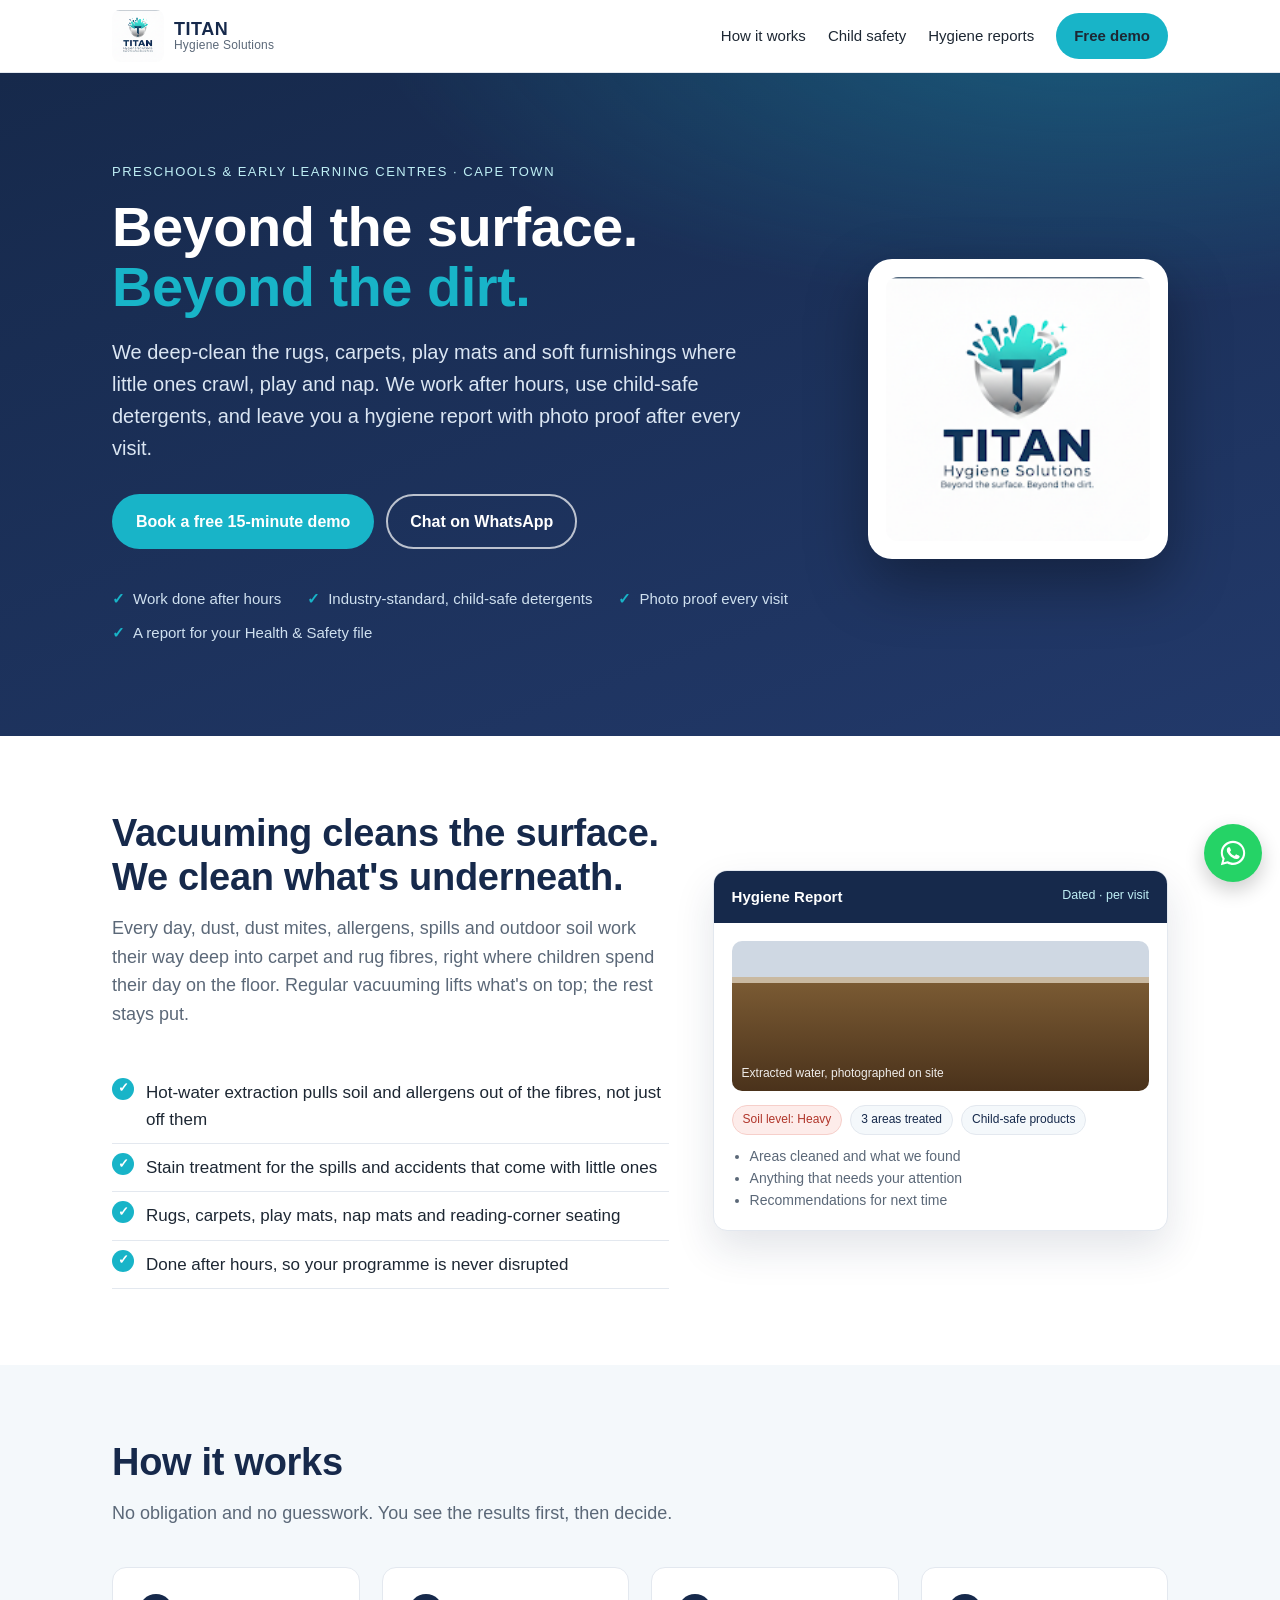
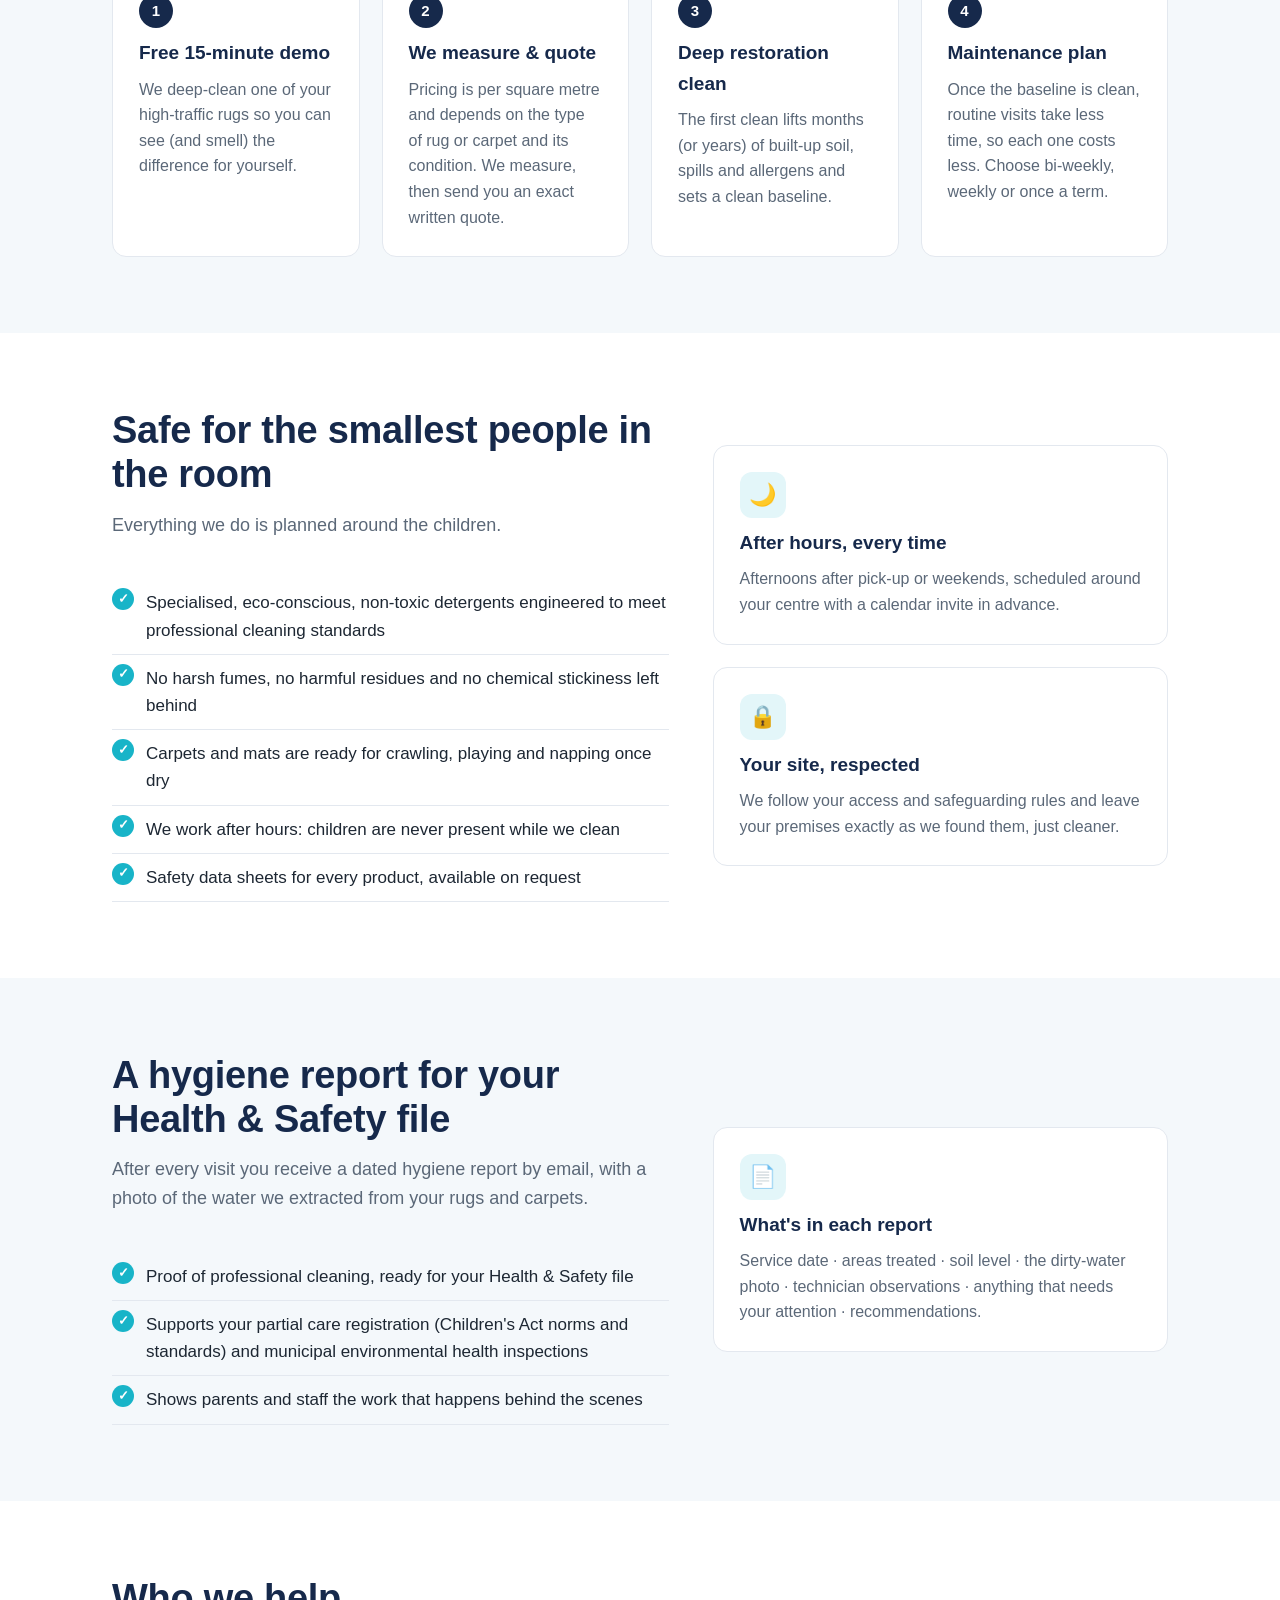
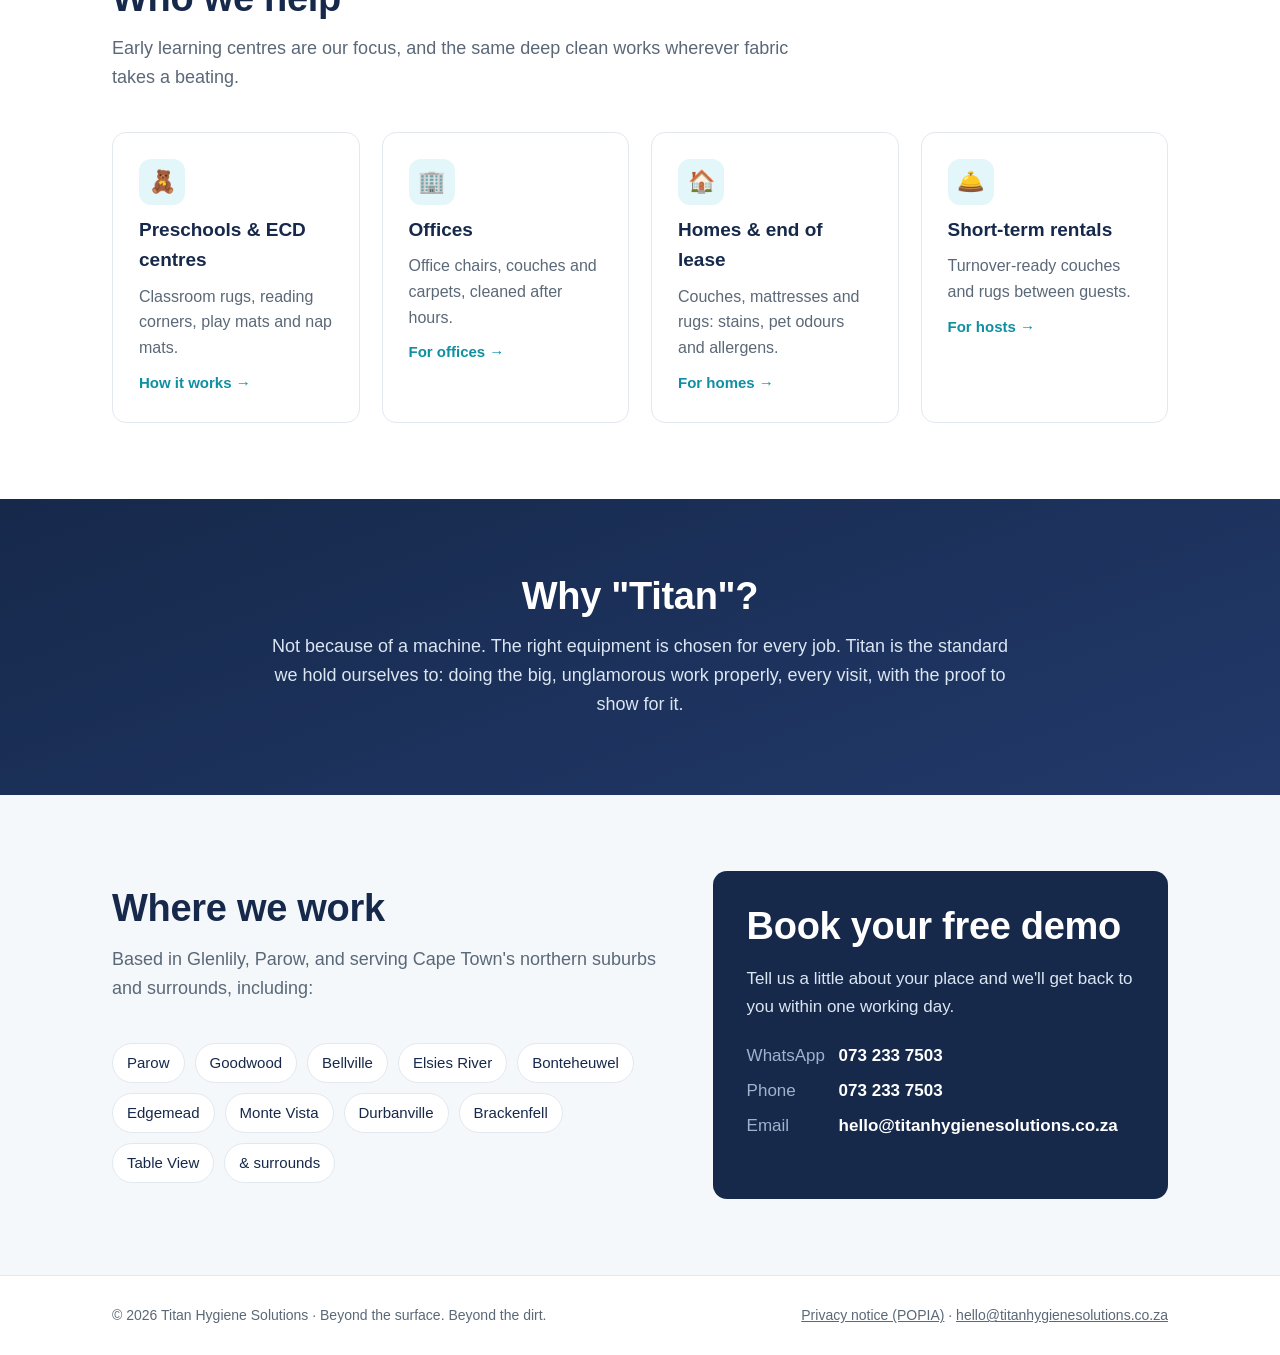
<file: index.html>
<!DOCTYPE html>
<html lang="en-ZA">
<head>
<meta charset="utf-8">
<meta name="viewport" content="width=device-width, initial-scale=1">
<title>Titan Hygiene Solutions | Deep-clean hygiene for preschools in Cape Town</title>
<meta name="description" content="Deep cleaning of rugs, carpets, play mats and soft furnishings for preschools and early learning centres in Cape Town's northern suburbs. After hours, child-safe detergents, and a hygiene report for your Health & Safety file after every visit.">
<link rel="canonical" href="https://titanhygienesolutions.co.za/">
<meta property="og:title" content="Titan Hygiene Solutions: Beyond the surface. Beyond the dirt.">
<meta property="og:description" content="Deep-clean hygiene for preschools and early learning centres in Cape Town. Free 15-minute demo.">
<meta property="og:type" content="website">
<meta property="og:url" content="https://titanhygienesolutions.co.za/">
<meta property="og:image" content="https://titanhygienesolutions.co.za/assets/logo.png">
<link rel="icon" href="assets/logo.png">
<link rel="stylesheet" href="assets/style.css">
<script type="application/ld+json">
{"@context":"https://schema.org","@type":"LocalBusiness","@id":"https://titanhygienesolutions.co.za/#business","name":"Titan Hygiene Solutions","slogan":"Beyond the surface. Beyond the dirt.",
 "url":"https://titanhygienesolutions.co.za","email":"hello@titanhygienesolutions.co.za","telephone":"+27732337503",
 "address":{"@type":"PostalAddress","addressLocality":"Cape Town","addressRegion":"Western Cape","addressCountry":"ZA"},
 "areaServed":["Parow","Goodwood","Bellville","Elsies River","Bonteheuwel","Edgemead","Monte Vista","Durbanville","Brackenfell","Table View","Cape Town"],
 "knowsAbout":["Carpet cleaning","Rug cleaning","Upholstery cleaning","Mattress cleaning","Preschool hygiene"],
 "makesOffer":[{"@type":"Offer","itemOffered":{"@type":"Service","name":"Preschool and ECD centre carpet, rug and play mat deep cleaning"}},
  {"@type":"Offer","itemOffered":{"@type":"Service","name":"Couch, mattress and rug cleaning for homes, including end of lease"}},
  {"@type":"Offer","itemOffered":{"@type":"Service","name":"Office chair, couch and carpet cleaning"}},
  {"@type":"Offer","itemOffered":{"@type":"Service","name":"Couch and rug cleaning for short-term rentals"}}],
 "sameAs":[],
 "image":"https://titanhygienesolutions.co.za/assets/logo.png"}
</script>
</head>
<body>

<header class="site-header">
  <div class="wrap">
    <a class="brand" href="#top" aria-label="Titan Hygiene Solutions home">
      <img src="assets/logo.png" alt="Titan Hygiene Solutions logo" onerror="this.onerror=null;this.src='assets/logo-placeholder.svg'">
      <span>TITAN<small>Hygiene Solutions</small></span>
    </a>
    <nav class="nav" aria-label="Main">
      <a class="hide-sm" href="#how">How it works</a>
      <a class="hide-sm" href="#safety">Child safety</a>
      <a class="hide-sm" href="#reports">Hygiene reports</a>
      <a class="btn btn-primary btn-sm" href="#contact">Free demo</a>
    </nav>
  </div>
</header>

<main id="top">
  <section class="hero">
    <div class="wrap hero-grid">
      <div>
      <span class="eyebrow">Preschools &amp; early learning centres · Cape Town</span>
      <h1>Beyond the surface.<br><em>Beyond the dirt.</em></h1>
      <p class="lead">We deep-clean the rugs, carpets, play mats and soft furnishings where little ones crawl, play and nap. We work after hours, use child-safe detergents, and leave you a hygiene report with photo proof after every visit.</p>
      <div class="actions">
        <a class="btn btn-primary" href="mailto:hello@titanhygienesolutions.co.za?subject=Free%2015-minute%20demo%20clean">Book a free 15-minute demo</a>
        <a class="btn btn-ghost" href="https://wa.me/27732337503?text=Hi%20Titan%20Hygiene%2C%20I%27d%20like%20to%20know%20more%20about%20a%20deep%20clean%20for%20our%20school." rel="noopener">Chat on WhatsApp</a>
      </div>
      <ul class="trust">
        <li>Work done after hours</li>
        <li>Industry-standard, child-safe detergents</li>
        <li>Photo proof every visit</li>
        <li>A report for your Health &amp; Safety file</li>
      </ul>
      </div>
      <div class="hero-logo"><img src="assets/logo.png" alt="Titan Hygiene Solutions: Beyond the surface. Beyond the dirt." onerror="this.onerror=null;this.src='assets/logo-placeholder.svg'"></div>
    </div>
  </section>

  <section>
    <div class="wrap split">
      <div>
        <h2>Vacuuming cleans the surface. We clean what's underneath.</h2>
        <p class="section-lead">Every day, dust, dust mites, allergens, spills and outdoor soil work their way deep into carpet and rug fibres, right where children spend their day on the floor. Regular vacuuming lifts what's on top; the rest stays put.</p>
        <ul class="checks">
          <li>Hot-water extraction pulls soil and allergens out of the fibres, not just off them</li>
          <li>Stain treatment for the spills and accidents that come with little ones</li>
          <li>Rugs, carpets, play mats, nap mats and reading-corner seating</li>
          <li>Done after hours, so your programme is never disrupted</li>
        </ul>
      </div>
      <div class="report" aria-label="Example of a Titan hygiene report">
        <div class="report-head">Hygiene Report <small>Dated · per visit</small></div>
        <div class="report-body">
          <div class="water" role="img" aria-label="Illustration of dirty extracted water"></div>
          <div class="pill-row"><span class="pill heavy">Soil level: Heavy</span><span class="pill">3 areas treated</span><span class="pill">Child-safe products</span></div>
          <ul>
            <li>Areas cleaned and what we found</li>
            <li>Anything that needs your attention</li>
            <li>Recommendations for next time</li>
          </ul>
        </div>
      </div>
    </div>
  </section>

  <section class="soft" id="how">
    <div class="wrap">
      <h2>How it works</h2>
      <p class="section-lead">No obligation and no guesswork. You see the results first, then decide.</p>
      <div class="grid grid-4">
        <div class="card"><span class="step-num">1</span><h3>Free 15-minute demo</h3><p>We deep-clean one of your high-traffic rugs so you can see (and smell) the difference for yourself.</p></div>
        <div class="card"><span class="step-num">2</span><h3>We measure &amp; quote</h3><p>Pricing is per square metre and depends on the type of rug or carpet and its condition. We measure, then send you an exact written quote.</p></div>
        <div class="card"><span class="step-num">3</span><h3>Deep restoration clean</h3><p>The first clean lifts months (or years) of built-up soil, spills and allergens and sets a clean baseline.</p></div>
        <div class="card"><span class="step-num">4</span><h3>Maintenance plan</h3><p>Once the baseline is clean, routine visits take less time, so each one costs less. Choose bi-weekly, weekly or once a term.</p></div>
      </div>
    </div>
  </section>

  <section id="safety">
    <div class="wrap split">
      <div>
        <h2>Safe for the smallest people in the room</h2>
        <p class="section-lead">Everything we do is planned around the children.</p>
        <ul class="checks">
          <li>Specialised, eco-conscious, non-toxic detergents engineered to meet professional cleaning standards</li>
          <li>No harsh fumes, no harmful residues and no chemical stickiness left behind</li>
          <li>Carpets and mats are ready for crawling, playing and napping once dry</li>
          <li>We work after hours: children are never present while we clean</li>
          <li>Safety data sheets for every product, available on request</li>
        </ul>
      </div>
      <div class="grid">
        <div class="card"><div class="icon">🌙</div><h3>After hours, every time</h3><p>Afternoons after pick-up or weekends, scheduled around your centre with a calendar invite in advance.</p></div>
        <div class="card"><div class="icon">🔒</div><h3>Your site, respected</h3><p>We follow your access and safeguarding rules and leave your premises exactly as we found them, just cleaner.</p></div>
      </div>
    </div>
  </section>

  <section class="soft" id="reports">
    <div class="wrap split">
      <div>
        <h2>A hygiene report for your Health &amp; Safety file</h2>
        <p class="section-lead">After every visit you receive a dated hygiene report by email, with a photo of the water we extracted from your rugs and carpets.</p>
        <ul class="checks">
          <li>Proof of professional cleaning, ready for your Health &amp; Safety file</li>
          <li>Supports your partial care registration (Children's Act norms and standards) and municipal environmental health inspections</li>
          <li>Shows parents and staff the work that happens behind the scenes</li>
        </ul>
      </div>
      <div class="card">
        <div class="icon">📄</div>
        <h3>What's in each report</h3>
        <p>Service date · areas treated · soil level · the dirty-water photo · technician observations · anything that needs your attention · recommendations.</p>
      </div>
    </div>
  </section>

  <section>
    <div class="wrap">
      <h2>Who we help</h2>
      <p class="section-lead">Early learning centres are our focus, and the same deep clean works wherever fabric takes a beating.</p>
      <div class="grid grid-4">
        <a class="card" href="#how"><div class="icon">🧸</div><h3>Preschools &amp; ECD centres</h3><p>Classroom rugs, reading corners, play mats and nap mats.</p><span class="more">How it works →</span></a>
        <a class="card" href="offices.html"><div class="icon">🏢</div><h3>Offices</h3><p>Office chairs, couches and carpets, cleaned after hours.</p><span class="more">For offices →</span></a>
        <a class="card" href="homes.html"><div class="icon">🏠</div><h3>Homes &amp; end of lease</h3><p>Couches, mattresses and rugs: stains, pet odours and allergens.</p><span class="more">For homes →</span></a>
        <a class="card" href="airbnb.html"><div class="icon">🛎️</div><h3>Short-term rentals</h3><p>Turnover-ready couches and rugs between guests.</p><span class="more">For hosts →</span></a>
      </div>
    </div>
  </section>

  <section class="titan">
    <div class="wrap">
      <h2>Why "Titan"?</h2>
      <p>Not because of a machine. The right equipment is chosen for every job. Titan is the standard we hold ourselves to: doing the big, unglamorous work properly, every visit, with the proof to show for it.</p>
    </div>
  </section>

  <!-- Filled in by scripts/website_inject.py from clients who agreed to be quoted; stays hidden until there are some. -->
  <section id="testimonials" data-testimonials="PRESCHOOL" hidden>
    <div class="wrap">
      <h2>What principals say</h2>
      <div class="quotes"><!-- TESTIMONIALS --></div>
    </div>
  </section>

  <section class="soft" id="contact">
    <div class="wrap split">
      <div>
        <h2>Where we work</h2>
        <p class="section-lead">Based in Glenlily, Parow, and serving Cape Town's northern suburbs and surrounds, including:</p>
        <div class="areas">
          <span>Parow</span><span>Goodwood</span><span>Bellville</span><span>Elsies River</span><span>Bonteheuwel</span><span>Edgemead</span>
          <span>Monte Vista</span><span>Durbanville</span><span>Brackenfell</span><span>Table View</span><span>&amp; surrounds</span>
        </div>
      </div>
      <div class="contact-card">
        <h2>Book your free demo</h2>
        <p>Tell us a little about your place and we'll get back to you within one working day.</p>
        <!-- Sent to hello@ by Web3Forms; the access key is filled in when the site is published (scripts/website_inject.py). -->
        <form id="enquiry-form" class="enquiry" data-key="__WEB3FORMS_KEY__" novalidate>
          <div class="field-row">
            <label>Your name<input name="name" autocomplete="name" required></label>
            <label>School or business <small>(optional)</small><input name="organisation" autocomplete="organization"></label>
          </div>
          <div class="field-row">
            <label>What needs cleaning?
              <select name="type">
                <option value="preschool">Preschool or ECD centre</option>
                <option value="office">Office or workplace</option>
                <option value="home">Home: couches, mattresses, rugs</option>
                <option value="end-of-lease">End of lease (tenant or landlord)</option>
                <option value="airbnb">Airbnb or short-term rental</option>
              </select>
            </label>
            <label>Suburb<input name="suburb" autocomplete="address-level2" required></label>
          </div>
          <div class="field-row">
            <label>Email<input name="email" type="email" autocomplete="email"></label>
            <label>Phone or WhatsApp<input name="phone" type="tel" autocomplete="tel"></label>
          </div>
          <label>Best way to reach you
            <select name="pref">
              <option value="whatsapp">WhatsApp</option>
              <option value="call">Phone call</option>
              <option value="email">Email</option>
            </select>
          </label>
          <label>Anything we should know? <small>(what needs cleaning, rough sizes)</small><textarea name="message" rows="3"></textarea></label>
          <label>How did you hear about us? <small>(optional)</small>
            <select name="heard">
              <option value="">Choose…</option>
              <option>Google</option>
              <option>Facebook</option>
              <option>A flyer</option>
              <option>Another school or a friend</option>
              <option>Other</option>
            </select>
          </label>
          <input type="checkbox" name="botcheck" class="hp" tabindex="-1" autocomplete="off" aria-hidden="true">
          <label class="consent"><input type="checkbox" name="consent" value="yes"> You may contact me about this enquiry (see our <a href="privacy.html">privacy notice</a>).</label>
          <button class="btn btn-primary" type="submit">Send my enquiry</button>
          <p id="form-status" class="form-status" role="status" aria-live="polite"></p>
        </form>
        <ul class="contact-lines">
          <li><span>WhatsApp</span><a href="https://wa.me/27732337503?text=Hi%20Titan%20Hygiene%2C%20I%27d%20like%20to%20book%20a%20free%20demo%20clean." rel="noopener">073 233 7503</a></li>
          <li><span>Phone</span><a href="tel:+27732337503">073 233 7503</a></li>
          <li><span>Email</span><a href="mailto:hello@titanhygienesolutions.co.za">hello@titanhygienesolutions.co.za</a></li>
        </ul>
      </div>
    </div>
  </section>
</main>

<footer>
  <div class="wrap">
    <span>© <span id="year">2026</span> Titan Hygiene Solutions · Beyond the surface. Beyond the dirt.</span>
    <span><a href="privacy.html">Privacy notice (POPIA)</a> · <a href="mailto:hello@titanhygienesolutions.co.za">hello@titanhygienesolutions.co.za</a><!-- SOCIAL_LINKS --></span>
  </div>
</footer>

<a class="wa-float" href="https://wa.me/27732337503?text=Hi%20Titan%20Hygiene%2C%20I%27d%20like%20to%20know%20more." aria-label="Chat on WhatsApp" rel="noopener">
  <svg viewBox="0 0 32 32" aria-hidden="true"><path d="M16 3C8.8 3 3 8.7 3 15.8c0 2.3.6 4.5 1.8 6.5L3 29l6.9-1.8c1.9 1 4 1.6 6.1 1.6 7.2 0 13-5.7 13-12.8S23.2 3 16 3zm0 23.4c-1.9 0-3.8-.5-5.4-1.5l-.4-.2-4.1 1.1 1.1-4-.3-.4c-1.1-1.7-1.7-3.6-1.7-5.6C5.2 9.9 10 5.2 16 5.2s10.8 4.7 10.8 10.6S22 26.4 16 26.4zm5.9-7.9c-.3-.2-1.9-.9-2.2-1s-.5-.2-.7.2-.8 1-1 1.2-.4.2-.7.1c-.3-.2-1.4-.5-2.6-1.6-1-.9-1.6-1.9-1.8-2.2-.2-.3 0-.5.1-.7l.5-.6c.2-.2.2-.4.3-.6.1-.2 0-.4 0-.6l-1-2.4c-.3-.6-.5-.5-.7-.5h-.6c-.2 0-.6.1-.9.4-.3.3-1.2 1.1-1.2 2.8s1.2 3.2 1.4 3.5c.2.2 2.4 3.6 5.8 5 .8.4 1.4.6 1.9.7.8.3 1.5.2 2.1.1.6-.1 1.9-.8 2.2-1.5.3-.7.3-1.4.2-1.5-.1-.2-.3-.3-.6-.4z"/></svg>
</a>

<script>document.getElementById('year').textContent = new Date().getFullYear();</script>
<script src="assets/site.js"></script>
</body>
</html>
</file>
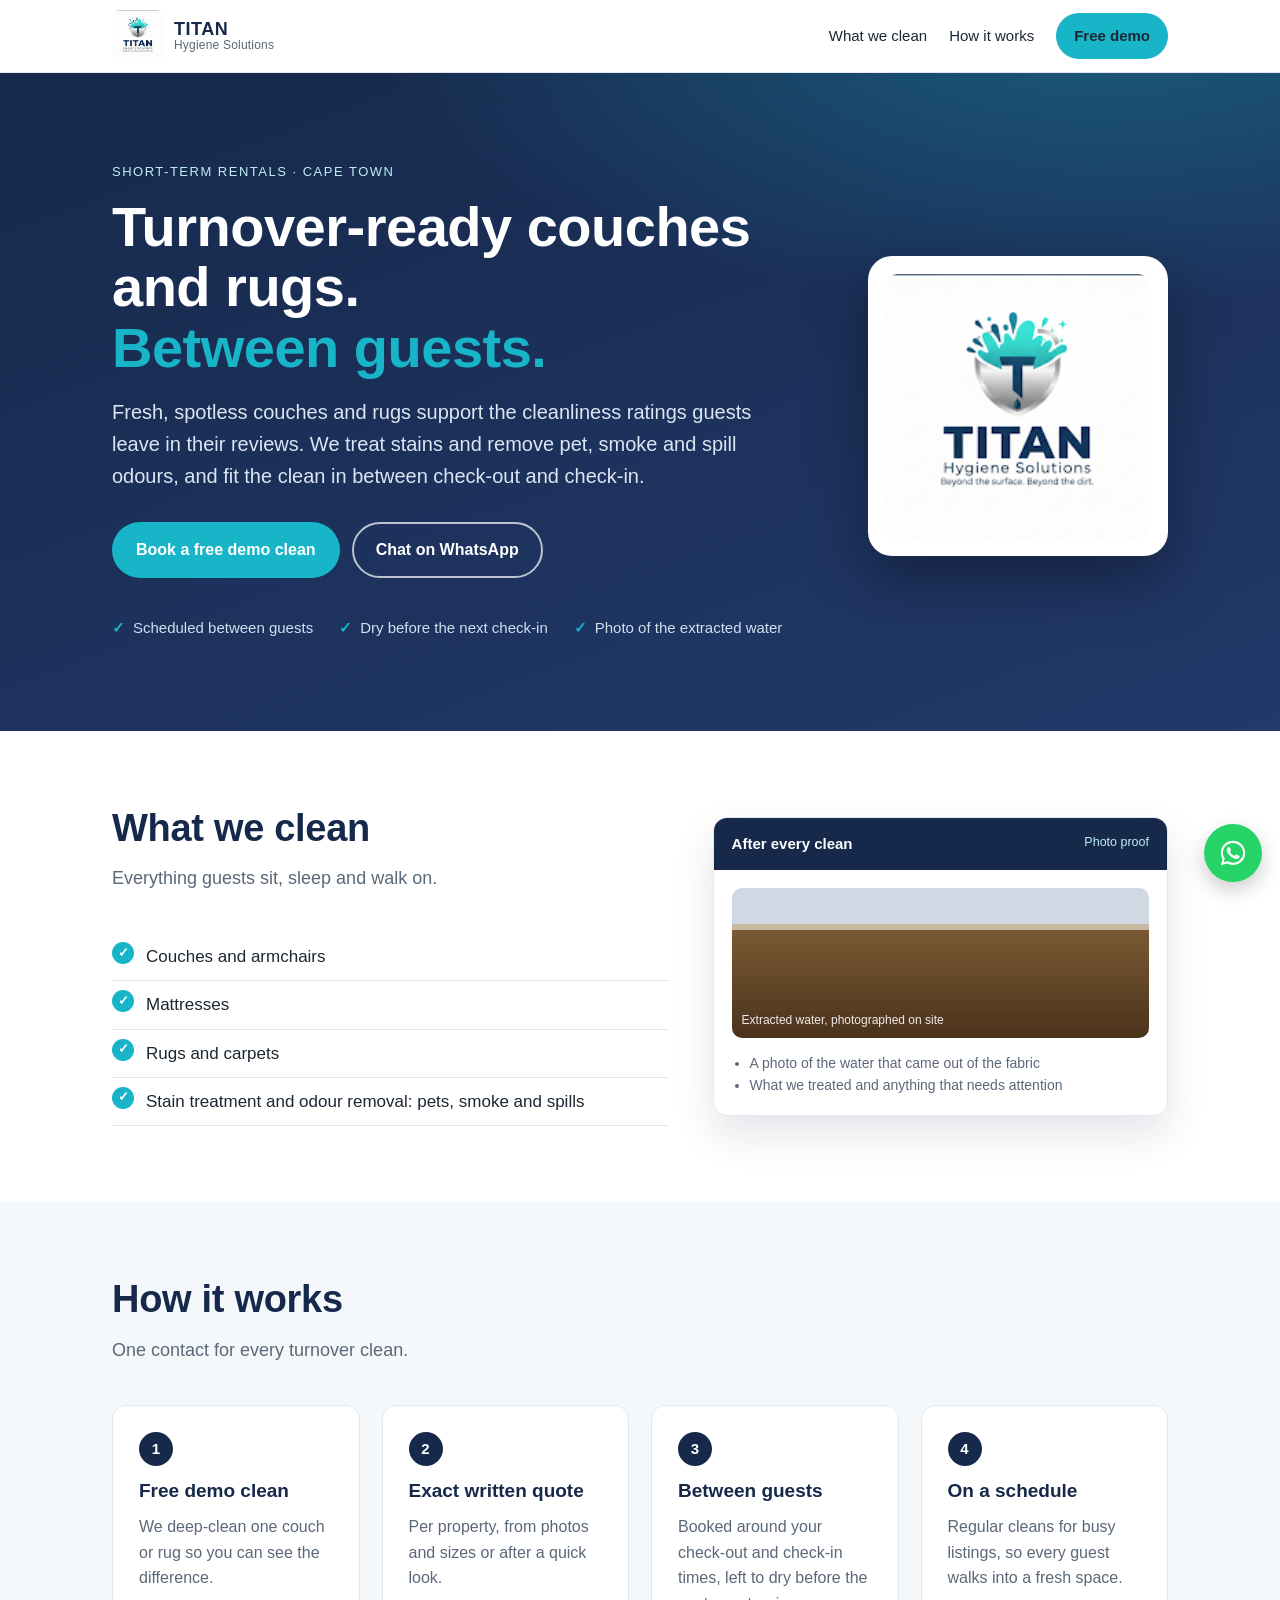
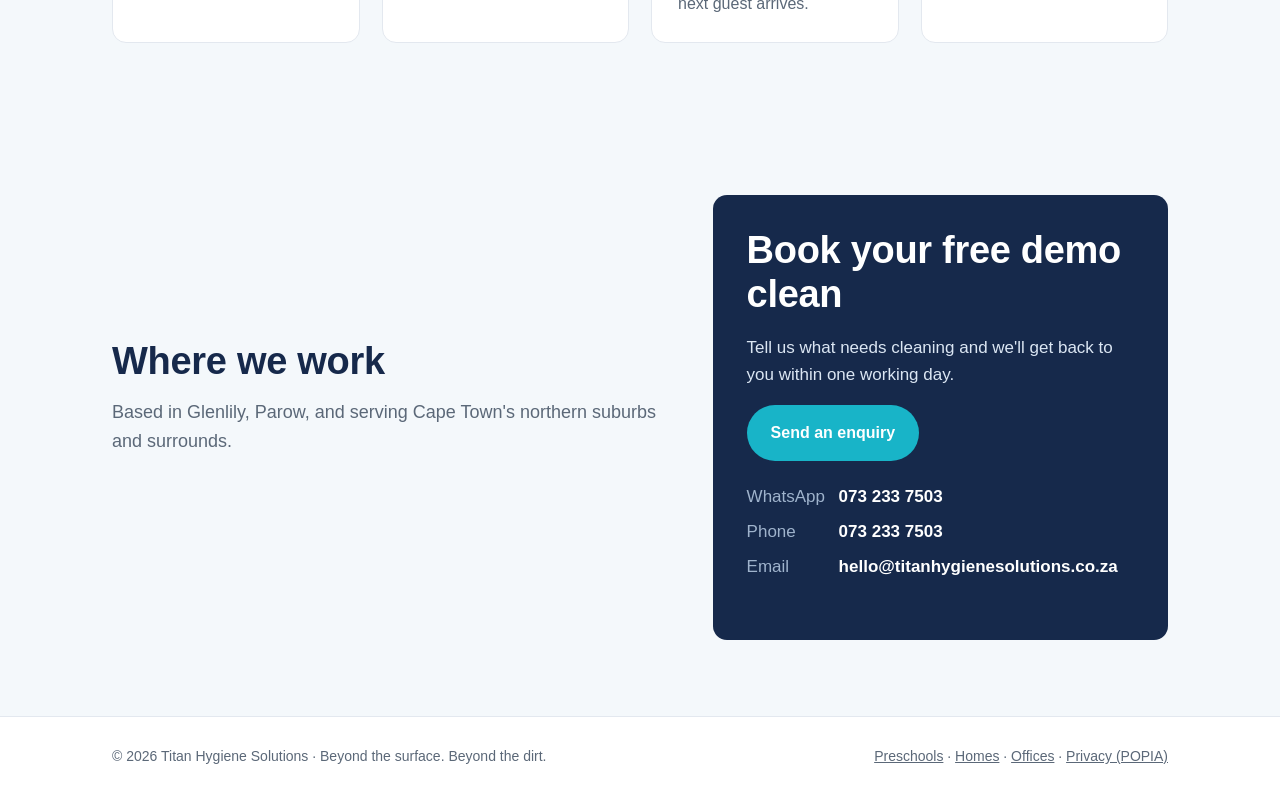
<file: airbnb.html>
<!DOCTYPE html>
<html lang="en-ZA">
<head>
<meta charset="utf-8">
<meta name="viewport" content="width=device-width, initial-scale=1">
<title>Airbnb couch, mattress &amp; rug cleaning between guests, Cape Town | Titan Hygiene Solutions</title>
<meta name="description" content="Turnover-ready couches, mattresses and rugs for Airbnb hosts and short-term rentals in Cape Town's northern suburbs. Stain and odour removal, scheduled between guests.">
<link rel="canonical" href="https://titanhygienesolutions.co.za/airbnb.html">
<meta property="og:title" content="Turnover-ready couches and rugs, between guests">
<meta property="og:description" content="Turnover-ready couches, mattresses and rugs for Airbnb hosts and short-term rentals in Cape Town's northern suburbs. Stain and odour removal, scheduled between guests.">
<meta property="og:type" content="website">
<meta property="og:url" content="https://titanhygienesolutions.co.za/airbnb.html">
<meta property="og:image" content="https://titanhygienesolutions.co.za/assets/logo.png">
<link rel="icon" href="assets/logo.png">
<link rel="stylesheet" href="assets/style.css">
</head>
<body>

<header class="site-header">
  <div class="wrap">
    <a class="brand" href="index.html" aria-label="Titan Hygiene Solutions home">
      <img src="assets/logo.png" alt="Titan Hygiene Solutions logo" onerror="this.onerror=null;this.src='assets/logo-placeholder.svg'">
      <span>TITAN<small>Hygiene Solutions</small></span>
    </a>
    <nav class="nav" aria-label="Main">
      <a class="hide-sm" href="#what">What we clean</a>
      <a class="hide-sm" href="#how">How it works</a>
      <a class="btn btn-primary btn-sm" href="index.html?type=airbnb#contact">Free demo</a>
    </nav>
  </div>
</header>

<main id="top">
  <section class="hero">
    <div class="wrap hero-grid">
      <div>
      <span class="eyebrow">Short-term rentals · Cape Town</span>
      <h1>Turnover-ready couches and rugs.<br><em>Between guests.</em></h1>
      <p class="lead">Fresh, spotless couches and rugs support the cleanliness ratings guests leave in their reviews. We treat stains and remove pet, smoke and spill odours, and fit the clean in between check-out and check-in.</p>
      <div class="actions">
        <a class="btn btn-primary" href="index.html?type=airbnb#contact">Book a free demo clean</a>
        <a class="btn btn-ghost" href="https://wa.me/27732337503?text=Hi%20Titan%20Hygiene%2C%20I%27d%20like%20a%20quote%20for%20my%20rental." rel="noopener">Chat on WhatsApp</a>
      </div>
      <ul class="trust">
        <li>Scheduled between guests</li>
        <li>Dry before the next check-in</li>
        <li>Photo of the extracted water</li>
      </ul>
      </div>
      <div class="hero-logo"><img src="assets/logo.png" alt="Titan Hygiene Solutions: Beyond the surface. Beyond the dirt." onerror="this.onerror=null;this.src='assets/logo-placeholder.svg'"></div>
    </div>
  </section>

  <section id="what">
    <div class="wrap split">
      <div>
        <h2>What we clean</h2>
        <p class="section-lead">Everything guests sit, sleep and walk on.</p>
        <ul class="checks">
          <li>Couches and armchairs</li>
          <li>Mattresses</li>
          <li>Rugs and carpets</li>
          <li>Stain treatment and odour removal: pets, smoke and spills</li>
        </ul>
      </div>
      <div class="report" aria-label="What you get after a clean">
        <div class="report-head">After every clean <small>Photo proof</small></div>
        <div class="report-body">
          <div class="water" role="img" aria-label="Illustration of dirty extracted water"></div>
          <ul>
            <li>A photo of the water that came out of the fabric</li>
            <li>What we treated and anything that needs attention</li>
          </ul>
        </div>
      </div>
    </div>
  </section>

  <section class="soft" id="how">
    <div class="wrap">
      <h2>How it works</h2>
      <p class="section-lead">One contact for every turnover clean.</p>
      <div class="grid grid-4">
        <div class="card"><span class="step-num">1</span><h3>Free demo clean</h3><p>We deep-clean one couch or rug so you can see the difference.</p></div>
        <div class="card"><span class="step-num">2</span><h3>Exact written quote</h3><p>Per property, from photos and sizes or after a quick look.</p></div>
        <div class="card"><span class="step-num">3</span><h3>Between guests</h3><p>Booked around your check-out and check-in times, left to dry before the next guest arrives.</p></div>
        <div class="card"><span class="step-num">4</span><h3>On a schedule</h3><p>Regular cleans for busy listings, so every guest walks into a fresh space.</p></div>
      </div>
    </div>
  </section>

  <section data-testimonials="AIRBNB" hidden>
    <div class="wrap">
      <h2>What our clients say</h2>
      <div class="quotes"><!-- TESTIMONIALS --></div>
    </div>
  </section>

  <section class="soft">
    <div class="wrap split">
      <div>
        <h2>Where we work</h2>
        <p class="section-lead">Based in Glenlily, Parow, and serving Cape Town's northern suburbs and surrounds.</p>
      </div>
      <div class="contact-card">
        <h2>Book your free demo clean</h2>
        <p>Tell us what needs cleaning and we'll get back to you within one working day.</p>
        <p><a class="btn btn-primary" href="index.html?type=airbnb#contact">Send an enquiry</a></p>
        <ul class="contact-lines">
          <li><span>WhatsApp</span><a href="https://wa.me/27732337503?text=Hi%20Titan%20Hygiene%2C%20I%27d%20like%20a%20quote%20for%20my%20rental." rel="noopener">073 233 7503</a></li>
          <li><span>Phone</span><a href="tel:+27732337503">073 233 7503</a></li>
          <li><span>Email</span><a href="mailto:hello@titanhygienesolutions.co.za">hello@titanhygienesolutions.co.za</a></li>
        </ul>
      </div>
    </div>
  </section>
</main>

<footer>
  <div class="wrap">
    <span>© <span id="year">2026</span> Titan Hygiene Solutions · Beyond the surface. Beyond the dirt.</span>
    <span><a href="index.html">Preschools</a> · <a href="homes.html">Homes</a> · <a href="offices.html">Offices</a> · <a href="privacy.html">Privacy (POPIA)</a><!-- SOCIAL_LINKS --></span>
  </div>
</footer>

<a class="wa-float" href="https://wa.me/27732337503?text=Hi%20Titan%20Hygiene%2C%20I%27d%20like%20a%20quote%20for%20my%20rental." aria-label="Chat on WhatsApp" rel="noopener">
  <svg viewBox="0 0 32 32" aria-hidden="true"><path d="M16 3C8.8 3 3 8.7 3 15.8c0 2.3.6 4.5 1.8 6.5L3 29l6.9-1.8c1.9 1 4 1.6 6.1 1.6 7.2 0 13-5.7 13-12.8S23.2 3 16 3zm0 23.4c-1.9 0-3.8-.5-5.4-1.5l-.4-.2-4.1 1.1 1.1-4-.3-.4c-1.1-1.7-1.7-3.6-1.7-5.6C5.2 9.9 10 5.2 16 5.2s10.8 4.7 10.8 10.6S22 26.4 16 26.4zm5.9-7.9c-.3-.2-1.9-.9-2.2-1s-.5-.2-.7.2-.8 1-1 1.2-.4.2-.7.1c-.3-.2-1.4-.5-2.6-1.6-1-.9-1.6-1.9-1.8-2.2-.2-.3 0-.5.1-.7l.5-.6c.2-.2.2-.4.3-.6.1-.2 0-.4 0-.6l-1-2.4c-.3-.6-.5-.5-.7-.5h-.6c-.2 0-.6.1-.9.4-.3.3-1.2 1.1-1.2 2.8s1.2 3.2 1.4 3.5c.2.2 2.4 3.6 5.8 5 .8.4 1.4.6 1.9.7.8.3 1.5.2 2.1.1.6-.1 1.9-.8 2.2-1.5.3-.7.3-1.4.2-1.5-.1-.2-.3-.3-.6-.4z"/></svg>
</a>

<script>document.getElementById('year').textContent = new Date().getFullYear();</script>
<script src="assets/site.js"></script>
</body>
</html>
</file>
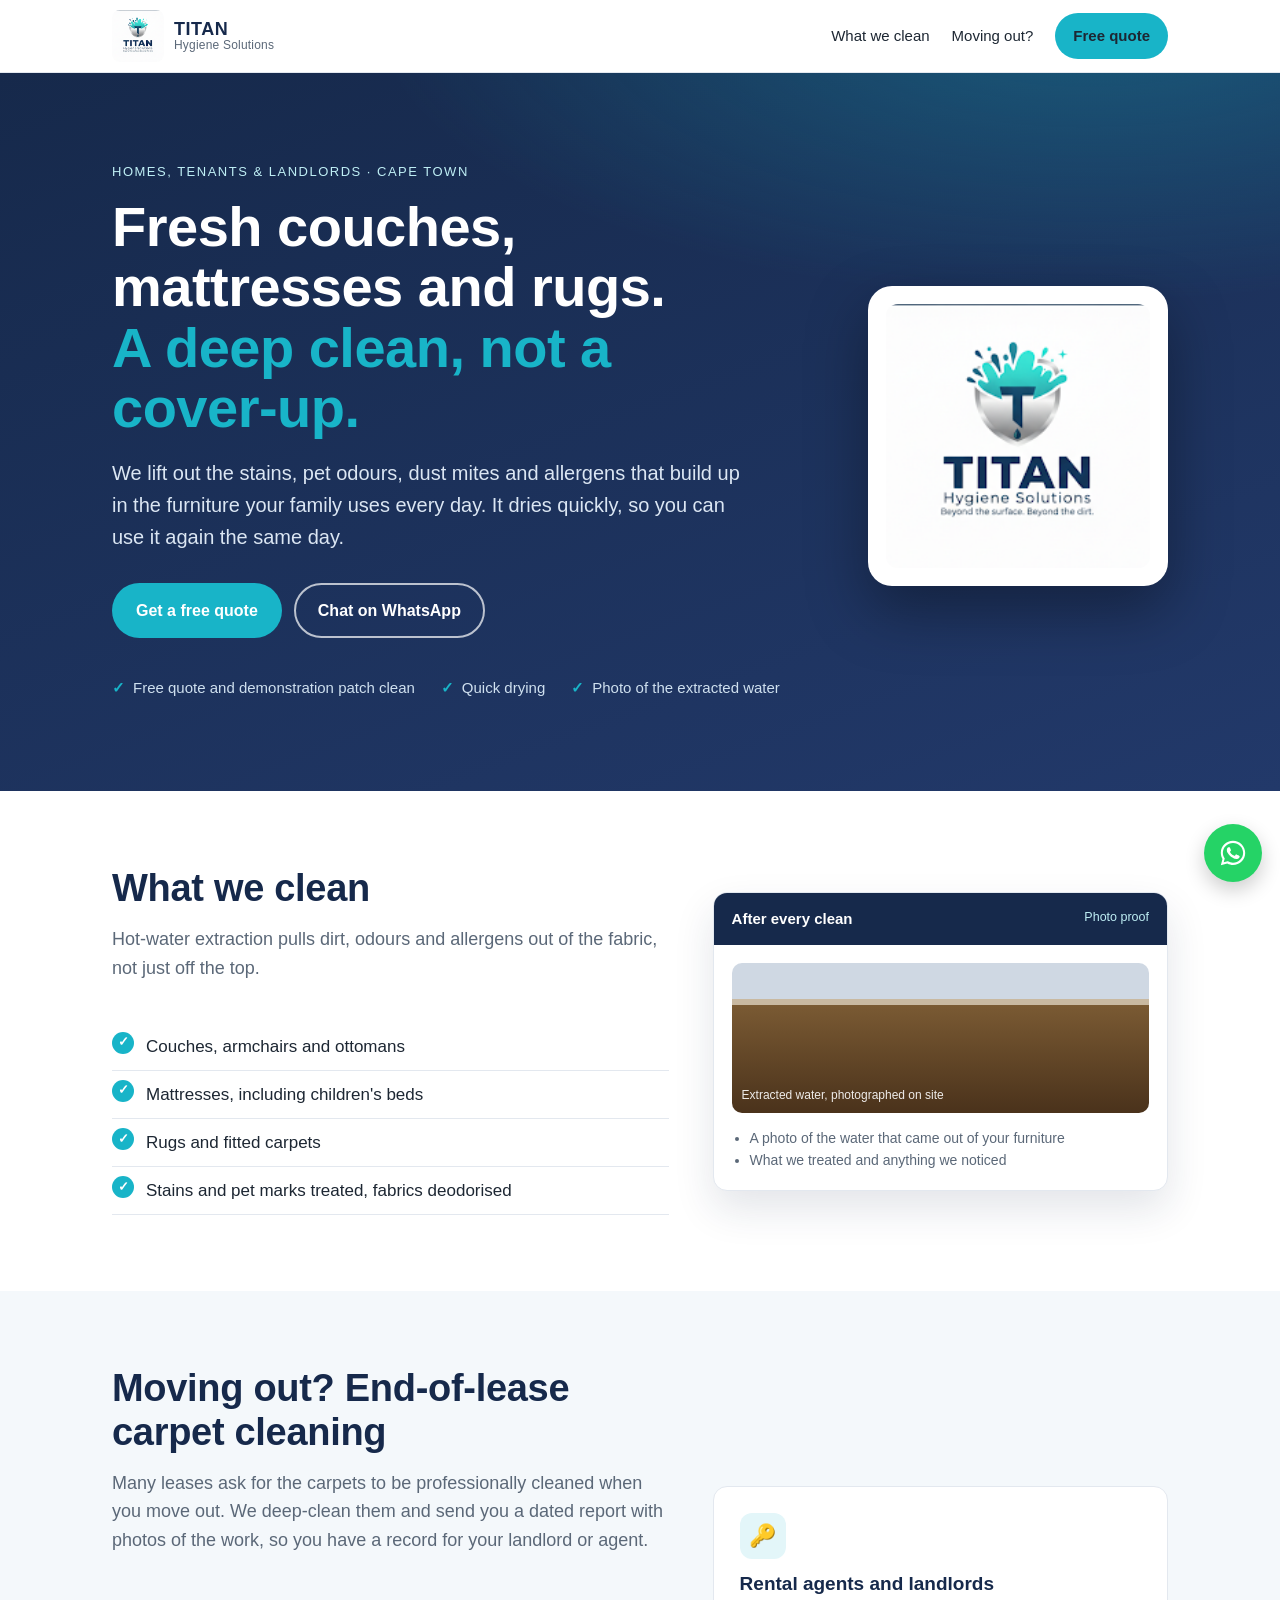
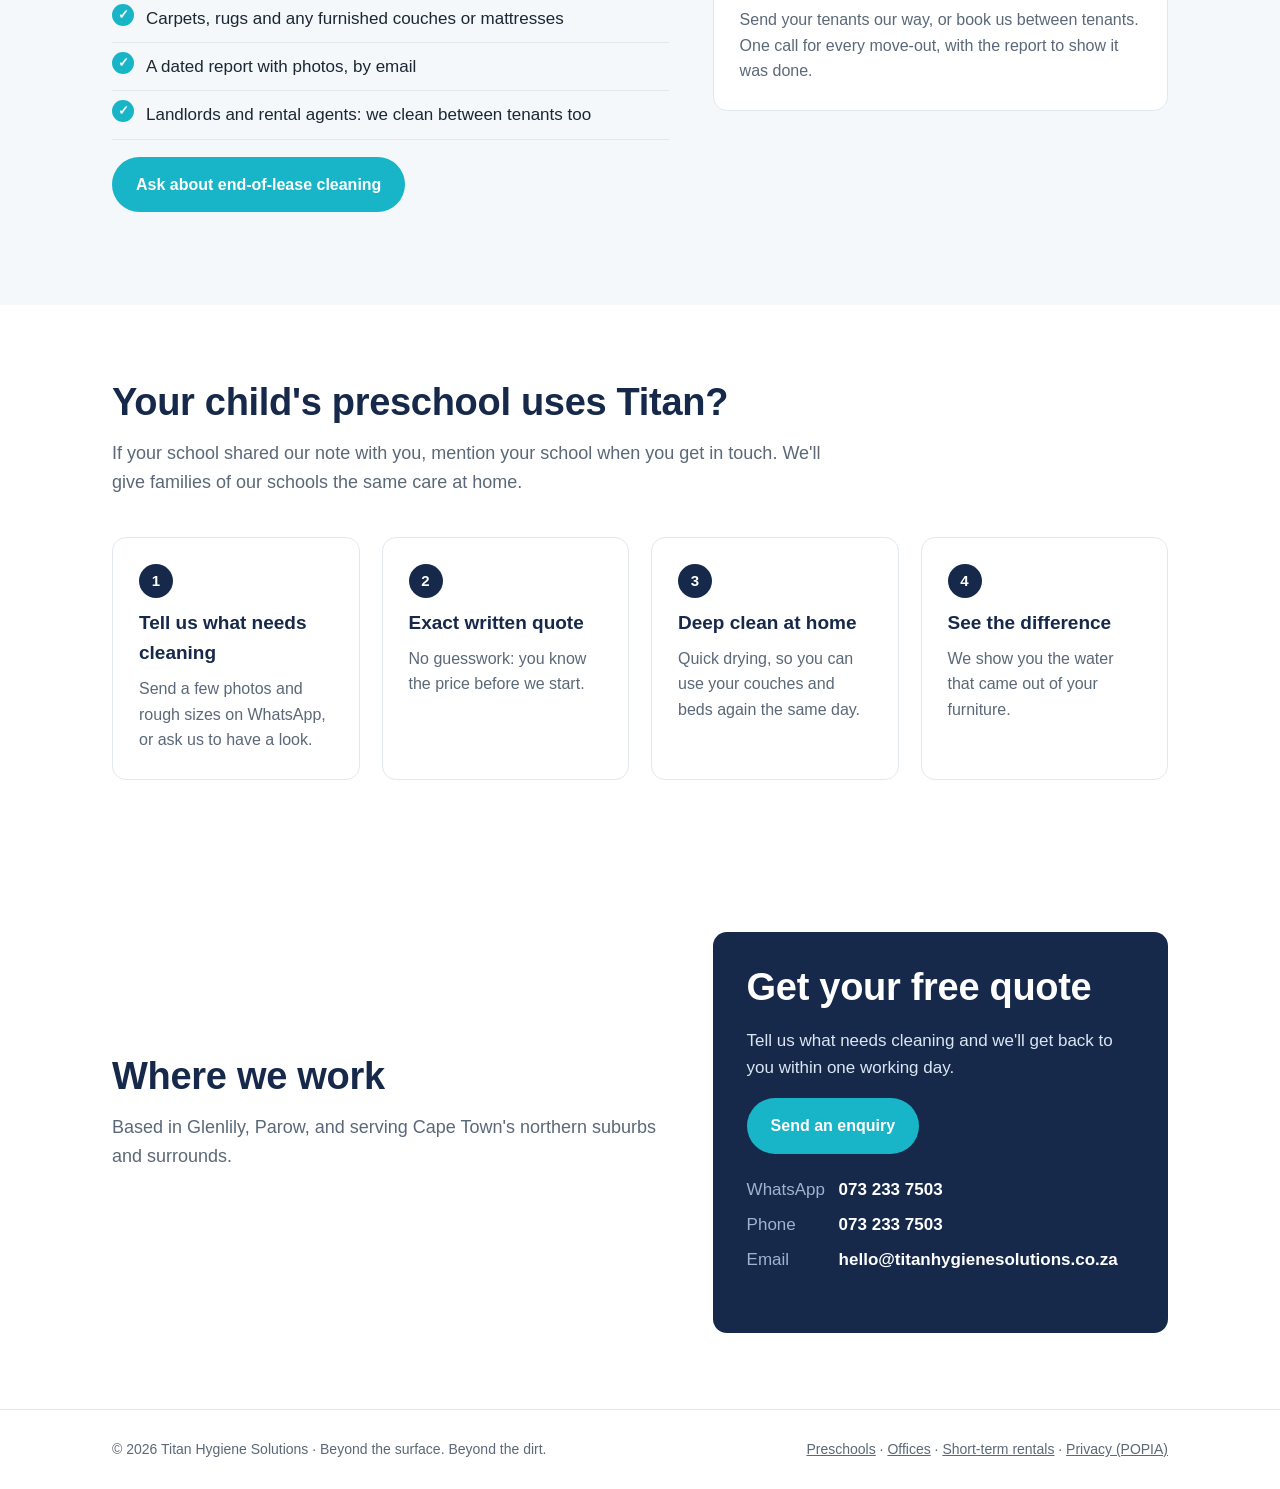
<file: homes.html>
<!DOCTYPE html>
<html lang="en-ZA">
<head>
<meta charset="utf-8">
<meta name="viewport" content="width=device-width, initial-scale=1">
<title>Couch, mattress &amp; rug deep cleaning at home, Cape Town | Titan Hygiene Solutions</title>
<meta name="description" content="Deep cleaning of couches, mattresses, rugs and carpets at home in Cape Town's northern suburbs: stains, pet odours, dust mites and allergens. End-of-lease carpet cleaning with a dated photo report. Free quote.">
<link rel="canonical" href="https://titanhygienesolutions.co.za/homes.html">
<meta property="og:title" content="Couches, mattresses and rugs, deep-cleaned at home">
<meta property="og:description" content="Stains, pet odours, dust mites and allergens: lifted out, not covered up. Free quote. Cape Town northern suburbs.">
<meta property="og:type" content="website">
<meta property="og:url" content="https://titanhygienesolutions.co.za/homes.html">
<meta property="og:image" content="https://titanhygienesolutions.co.za/assets/logo.png">
<link rel="icon" href="assets/logo.png">
<link rel="stylesheet" href="assets/style.css">
</head>
<body>

<header class="site-header">
  <div class="wrap">
    <a class="brand" href="index.html" aria-label="Titan Hygiene Solutions home">
      <img src="assets/logo.png" alt="Titan Hygiene Solutions logo" onerror="this.onerror=null;this.src='assets/logo-placeholder.svg'">
      <span>TITAN<small>Hygiene Solutions</small></span>
    </a>
    <nav class="nav" aria-label="Main">
      <a class="hide-sm" href="#what">What we clean</a>
      <a class="hide-sm" href="#end-of-lease">Moving out?</a>
      <a class="btn btn-primary btn-sm" href="index.html?type=home#contact">Free quote</a>
    </nav>
  </div>
</header>

<main id="top">
  <section class="hero">
    <div class="wrap hero-grid">
      <div>
      <span class="eyebrow">Homes, tenants &amp; landlords · Cape Town</span>
      <h1>Fresh couches, mattresses and rugs.<br><em>A deep clean, not a cover&#8209;up.</em></h1>
      <p class="lead">We lift out the stains, pet odours, dust mites and allergens that build up in the furniture your family uses every day. It dries quickly, so you can use it again the same day.</p>
      <div class="actions">
        <a class="btn btn-primary" href="index.html?type=home#contact">Get a free quote</a>
        <a class="btn btn-ghost" href="https://wa.me/27732337503?text=Hi%20Titan%20Hygiene%2C%20I%27d%20like%20a%20quote%20for%20cleaning%20at%20home." rel="noopener">Chat on WhatsApp</a>
      </div>
      <ul class="trust">
        <li>Free quote and demonstration patch clean</li>
        <li>Quick drying</li>
        <li>Photo of the extracted water</li>
      </ul>
      </div>
      <div class="hero-logo"><img src="assets/logo.png" alt="Titan Hygiene Solutions: Beyond the surface. Beyond the dirt." onerror="this.onerror=null;this.src='assets/logo-placeholder.svg'"></div>
    </div>
  </section>

  <section id="what">
    <div class="wrap split">
      <div>
        <h2>What we clean</h2>
        <p class="section-lead">Hot-water extraction pulls dirt, odours and allergens out of the fabric, not just off the top.</p>
        <ul class="checks">
          <li>Couches, armchairs and ottomans</li>
          <li>Mattresses, including children's beds</li>
          <li>Rugs and fitted carpets</li>
          <li>Stains and pet marks treated, fabrics deodorised</li>
        </ul>
      </div>
      <div class="report" aria-label="What you see after a clean">
        <div class="report-head">After every clean <small>Photo proof</small></div>
        <div class="report-body">
          <div class="water" role="img" aria-label="Illustration of dirty extracted water"></div>
          <ul>
            <li>A photo of the water that came out of your furniture</li>
            <li>What we treated and anything we noticed</li>
          </ul>
        </div>
      </div>
    </div>
  </section>

  <section class="soft" id="end-of-lease">
    <div class="wrap split">
      <div>
        <h2>Moving out? End-of-lease carpet cleaning</h2>
        <p class="section-lead">Many leases ask for the carpets to be professionally cleaned when you move out. We deep-clean them and send you a dated report with photos of the work, so you have a record for your landlord or agent.</p>
        <ul class="checks">
          <li>Carpets, rugs and any furnished couches or mattresses</li>
          <li>A dated report with photos, by email</li>
          <li>Landlords and rental agents: we clean between tenants too</li>
        </ul>
        <p><a class="btn btn-primary" href="index.html?type=end-of-lease#contact">Ask about end-of-lease cleaning</a></p>
      </div>
      <div class="card">
        <div class="icon">🔑</div>
        <h3>Rental agents and landlords</h3>
        <p>Send your tenants our way, or book us between tenants. One call for every move-out, with the report to show it was done.</p>
      </div>
    </div>
  </section>

  <section id="parents">
    <div class="wrap">
      <h2>Your child's preschool uses Titan?</h2>
      <p class="section-lead">If your school shared our note with you, mention your school when you get in touch. We'll give families of our schools the same care at home.</p>
      <div class="grid grid-4">
        <div class="card"><span class="step-num">1</span><h3>Tell us what needs cleaning</h3><p>Send a few photos and rough sizes on WhatsApp, or ask us to have a look.</p></div>
        <div class="card"><span class="step-num">2</span><h3>Exact written quote</h3><p>No guesswork: you know the price before we start.</p></div>
        <div class="card"><span class="step-num">3</span><h3>Deep clean at home</h3><p>Quick drying, so you can use your couches and beds again the same day.</p></div>
        <div class="card"><span class="step-num">4</span><h3>See the difference</h3><p>We show you the water that came out of your furniture.</p></div>
      </div>
    </div>
  </section>

  <section class="soft" data-testimonials="RESIDENTIAL" hidden>
    <div class="wrap">
      <h2>What our clients say</h2>
      <div class="quotes"><!-- TESTIMONIALS --></div>
    </div>
  </section>

  <section>
    <div class="wrap split">
      <div>
        <h2>Where we work</h2>
        <p class="section-lead">Based in Glenlily, Parow, and serving Cape Town's northern suburbs and surrounds.</p>
      </div>
      <div class="contact-card">
        <h2>Get your free quote</h2>
        <p>Tell us what needs cleaning and we'll get back to you within one working day.</p>
        <p><a class="btn btn-primary" href="index.html?type=home#contact">Send an enquiry</a></p>
        <ul class="contact-lines">
          <li><span>WhatsApp</span><a href="https://wa.me/27732337503?text=Hi%20Titan%20Hygiene%2C%20I%27d%20like%20a%20quote%20for%20cleaning%20at%20home." rel="noopener">073 233 7503</a></li>
          <li><span>Phone</span><a href="tel:+27732337503">073 233 7503</a></li>
          <li><span>Email</span><a href="mailto:hello@titanhygienesolutions.co.za">hello@titanhygienesolutions.co.za</a></li>
        </ul>
      </div>
    </div>
  </section>
</main>

<footer>
  <div class="wrap">
    <span>© <span id="year">2026</span> Titan Hygiene Solutions · Beyond the surface. Beyond the dirt.</span>
    <span><a href="index.html">Preschools</a> · <a href="offices.html">Offices</a> · <a href="airbnb.html">Short-term rentals</a> · <a href="privacy.html">Privacy (POPIA)</a><!-- SOCIAL_LINKS --></span>
  </div>
</footer>

<a class="wa-float" href="https://wa.me/27732337503?text=Hi%20Titan%20Hygiene%2C%20I%27d%20like%20a%20quote%20for%20cleaning%20at%20home." aria-label="Chat on WhatsApp" rel="noopener">
  <svg viewBox="0 0 32 32" aria-hidden="true"><path d="M16 3C8.8 3 3 8.7 3 15.8c0 2.3.6 4.5 1.8 6.5L3 29l6.9-1.8c1.9 1 4 1.6 6.1 1.6 7.2 0 13-5.7 13-12.8S23.2 3 16 3zm0 23.4c-1.9 0-3.8-.5-5.4-1.5l-.4-.2-4.1 1.1 1.1-4-.3-.4c-1.1-1.7-1.7-3.6-1.7-5.6C5.2 9.9 10 5.2 16 5.2s10.8 4.7 10.8 10.6S22 26.4 16 26.4zm5.9-7.9c-.3-.2-1.9-.9-2.2-1s-.5-.2-.7.2-.8 1-1 1.2-.4.2-.7.1c-.3-.2-1.4-.5-2.6-1.6-1-.9-1.6-1.9-1.8-2.2-.2-.3 0-.5.1-.7l.5-.6c.2-.2.2-.4.3-.6.1-.2 0-.4 0-.6l-1-2.4c-.3-.6-.5-.5-.7-.5h-.6c-.2 0-.6.1-.9.4-.3.3-1.2 1.1-1.2 2.8s1.2 3.2 1.4 3.5c.2.2 2.4 3.6 5.8 5 .8.4 1.4.6 1.9.7.8.3 1.5.2 2.1.1.6-.1 1.9-.8 2.2-1.5.3-.7.3-1.4.2-1.5-.1-.2-.3-.3-.6-.4z"/></svg>
</a>

<script>document.getElementById('year').textContent = new Date().getFullYear();</script>
<script src="assets/site.js"></script>
</body>
</html>
</file>
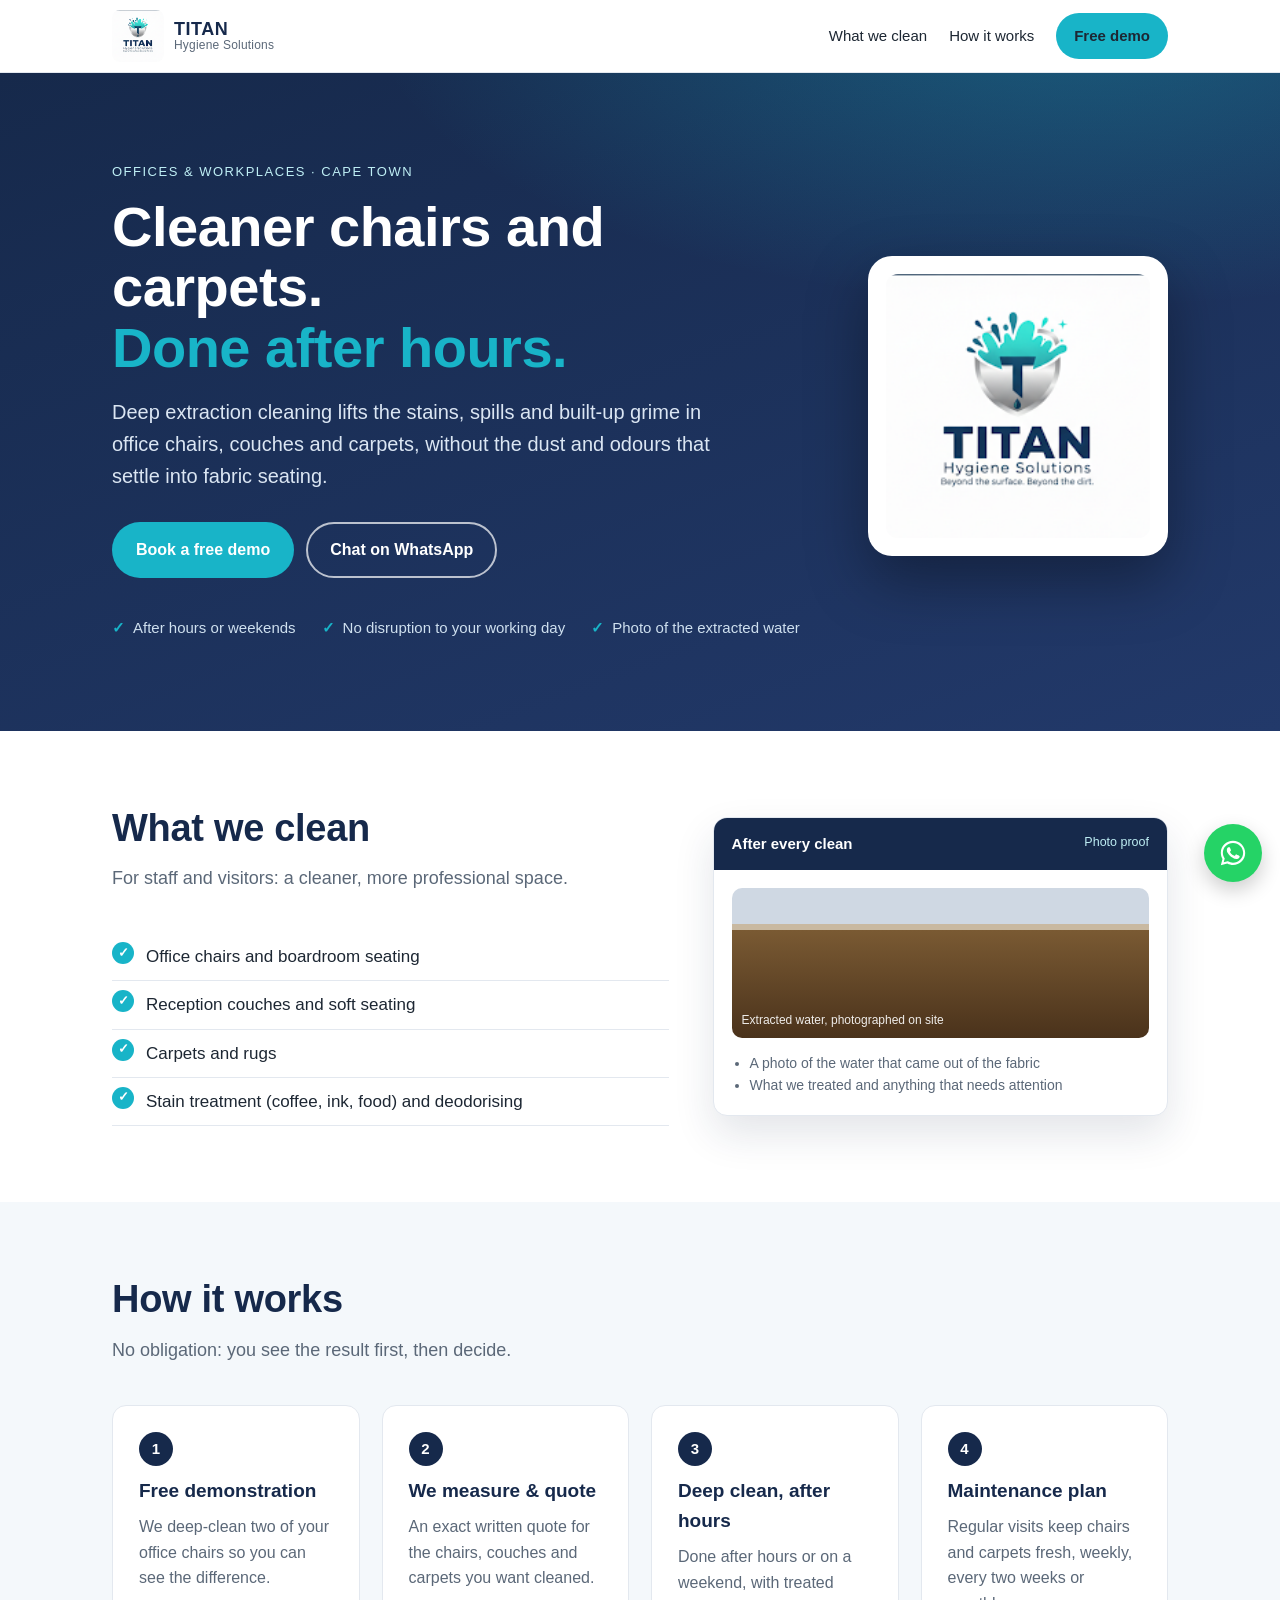
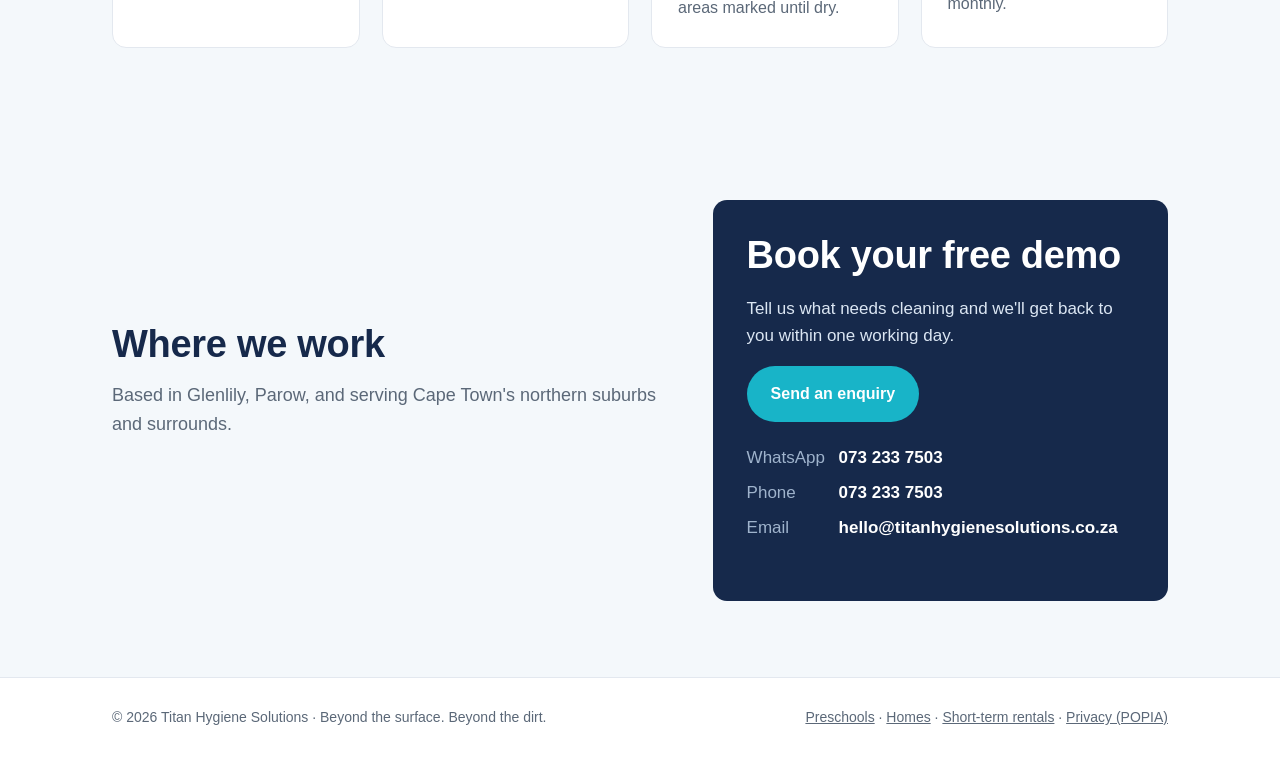
<file: offices.html>
<!DOCTYPE html>
<html lang="en-ZA">
<head>
<meta charset="utf-8">
<meta name="viewport" content="width=device-width, initial-scale=1">
<title>Office chair, couch &amp; carpet cleaning, Cape Town | Titan Hygiene Solutions</title>
<meta name="description" content="Deep extraction cleaning of office chairs, couches and carpets in Cape Town's northern suburbs. Done after hours or on weekends, with a photo report. Free demonstration clean.">
<link rel="canonical" href="https://titanhygienesolutions.co.za/offices.html">
<meta property="og:title" content="Cleaner chairs, couches and carpets for your workplace">
<meta property="og:description" content="Deep extraction cleaning of office chairs, couches and carpets in Cape Town's northern suburbs. Done after hours or on weekends, with a photo report. Free demonstration clean.">
<meta property="og:type" content="website">
<meta property="og:url" content="https://titanhygienesolutions.co.za/offices.html">
<meta property="og:image" content="https://titanhygienesolutions.co.za/assets/logo.png">
<link rel="icon" href="assets/logo.png">
<link rel="stylesheet" href="assets/style.css">
</head>
<body>

<header class="site-header">
  <div class="wrap">
    <a class="brand" href="index.html" aria-label="Titan Hygiene Solutions home">
      <img src="assets/logo.png" alt="Titan Hygiene Solutions logo" onerror="this.onerror=null;this.src='assets/logo-placeholder.svg'">
      <span>TITAN<small>Hygiene Solutions</small></span>
    </a>
    <nav class="nav" aria-label="Main">
      <a class="hide-sm" href="#what">What we clean</a>
      <a class="hide-sm" href="#how">How it works</a>
      <a class="btn btn-primary btn-sm" href="index.html?type=office#contact">Free demo</a>
    </nav>
  </div>
</header>

<main id="top">
  <section class="hero">
    <div class="wrap hero-grid">
      <div>
      <span class="eyebrow">Offices &amp; workplaces · Cape Town</span>
      <h1>Cleaner chairs and carpets.<br><em>Done after hours.</em></h1>
      <p class="lead">Deep extraction cleaning lifts the stains, spills and built-up grime in office chairs, couches and carpets, without the dust and odours that settle into fabric seating.</p>
      <div class="actions">
        <a class="btn btn-primary" href="index.html?type=office#contact">Book a free demo</a>
        <a class="btn btn-ghost" href="https://wa.me/27732337503?text=Hi%20Titan%20Hygiene%2C%20I%27d%20like%20a%20quote%20for%20our%20office." rel="noopener">Chat on WhatsApp</a>
      </div>
      <ul class="trust">
        <li>After hours or weekends</li>
        <li>No disruption to your working day</li>
        <li>Photo of the extracted water</li>
      </ul>
      </div>
      <div class="hero-logo"><img src="assets/logo.png" alt="Titan Hygiene Solutions: Beyond the surface. Beyond the dirt." onerror="this.onerror=null;this.src='assets/logo-placeholder.svg'"></div>
    </div>
  </section>

  <section id="what">
    <div class="wrap split">
      <div>
        <h2>What we clean</h2>
        <p class="section-lead">For staff and visitors: a cleaner, more professional space.</p>
        <ul class="checks">
          <li>Office chairs and boardroom seating</li>
          <li>Reception couches and soft seating</li>
          <li>Carpets and rugs</li>
          <li>Stain treatment (coffee, ink, food) and deodorising</li>
        </ul>
      </div>
      <div class="report" aria-label="What you get after a clean">
        <div class="report-head">After every clean <small>Photo proof</small></div>
        <div class="report-body">
          <div class="water" role="img" aria-label="Illustration of dirty extracted water"></div>
          <ul>
            <li>A photo of the water that came out of the fabric</li>
            <li>What we treated and anything that needs attention</li>
          </ul>
        </div>
      </div>
    </div>
  </section>

  <section class="soft" id="how">
    <div class="wrap">
      <h2>How it works</h2>
      <p class="section-lead">No obligation: you see the result first, then decide.</p>
      <div class="grid grid-4">
        <div class="card"><span class="step-num">1</span><h3>Free demonstration</h3><p>We deep-clean two of your office chairs so you can see the difference.</p></div>
        <div class="card"><span class="step-num">2</span><h3>We measure &amp; quote</h3><p>An exact written quote for the chairs, couches and carpets you want cleaned.</p></div>
        <div class="card"><span class="step-num">3</span><h3>Deep clean, after hours</h3><p>Done after hours or on a weekend, with treated areas marked until dry.</p></div>
        <div class="card"><span class="step-num">4</span><h3>Maintenance plan</h3><p>Regular visits keep chairs and carpets fresh, weekly, every two weeks or monthly.</p></div>
      </div>
    </div>
  </section>

  <section data-testimonials="OFFICE" hidden>
    <div class="wrap">
      <h2>What our clients say</h2>
      <div class="quotes"><!-- TESTIMONIALS --></div>
    </div>
  </section>

  <section class="soft">
    <div class="wrap split">
      <div>
        <h2>Where we work</h2>
        <p class="section-lead">Based in Glenlily, Parow, and serving Cape Town's northern suburbs and surrounds.</p>
      </div>
      <div class="contact-card">
        <h2>Book your free demo</h2>
        <p>Tell us what needs cleaning and we'll get back to you within one working day.</p>
        <p><a class="btn btn-primary" href="index.html?type=office#contact">Send an enquiry</a></p>
        <ul class="contact-lines">
          <li><span>WhatsApp</span><a href="https://wa.me/27732337503?text=Hi%20Titan%20Hygiene%2C%20I%27d%20like%20a%20quote%20for%20our%20office." rel="noopener">073 233 7503</a></li>
          <li><span>Phone</span><a href="tel:+27732337503">073 233 7503</a></li>
          <li><span>Email</span><a href="mailto:hello@titanhygienesolutions.co.za">hello@titanhygienesolutions.co.za</a></li>
        </ul>
      </div>
    </div>
  </section>
</main>

<footer>
  <div class="wrap">
    <span>© <span id="year">2026</span> Titan Hygiene Solutions · Beyond the surface. Beyond the dirt.</span>
    <span><a href="index.html">Preschools</a> · <a href="homes.html">Homes</a> · <a href="airbnb.html">Short-term rentals</a> · <a href="privacy.html">Privacy (POPIA)</a><!-- SOCIAL_LINKS --></span>
  </div>
</footer>

<a class="wa-float" href="https://wa.me/27732337503?text=Hi%20Titan%20Hygiene%2C%20I%27d%20like%20a%20quote%20for%20our%20office." aria-label="Chat on WhatsApp" rel="noopener">
  <svg viewBox="0 0 32 32" aria-hidden="true"><path d="M16 3C8.8 3 3 8.7 3 15.8c0 2.3.6 4.5 1.8 6.5L3 29l6.9-1.8c1.9 1 4 1.6 6.1 1.6 7.2 0 13-5.7 13-12.8S23.2 3 16 3zm0 23.4c-1.9 0-3.8-.5-5.4-1.5l-.4-.2-4.1 1.1 1.1-4-.3-.4c-1.1-1.7-1.7-3.6-1.7-5.6C5.2 9.9 10 5.2 16 5.2s10.8 4.7 10.8 10.6S22 26.4 16 26.4zm5.9-7.9c-.3-.2-1.9-.9-2.2-1s-.5-.2-.7.2-.8 1-1 1.2-.4.2-.7.1c-.3-.2-1.4-.5-2.6-1.6-1-.9-1.6-1.9-1.8-2.2-.2-.3 0-.5.1-.7l.5-.6c.2-.2.2-.4.3-.6.1-.2 0-.4 0-.6l-1-2.4c-.3-.6-.5-.5-.7-.5h-.6c-.2 0-.6.1-.9.4-.3.3-1.2 1.1-1.2 2.8s1.2 3.2 1.4 3.5c.2.2 2.4 3.6 5.8 5 .8.4 1.4.6 1.9.7.8.3 1.5.2 2.1.1.6-.1 1.9-.8 2.2-1.5.3-.7.3-1.4.2-1.5-.1-.2-.3-.3-.6-.4z"/></svg>
</a>

<script>document.getElementById('year').textContent = new Date().getFullYear();</script>
<script src="assets/site.js"></script>
</body>
</html>
</file>
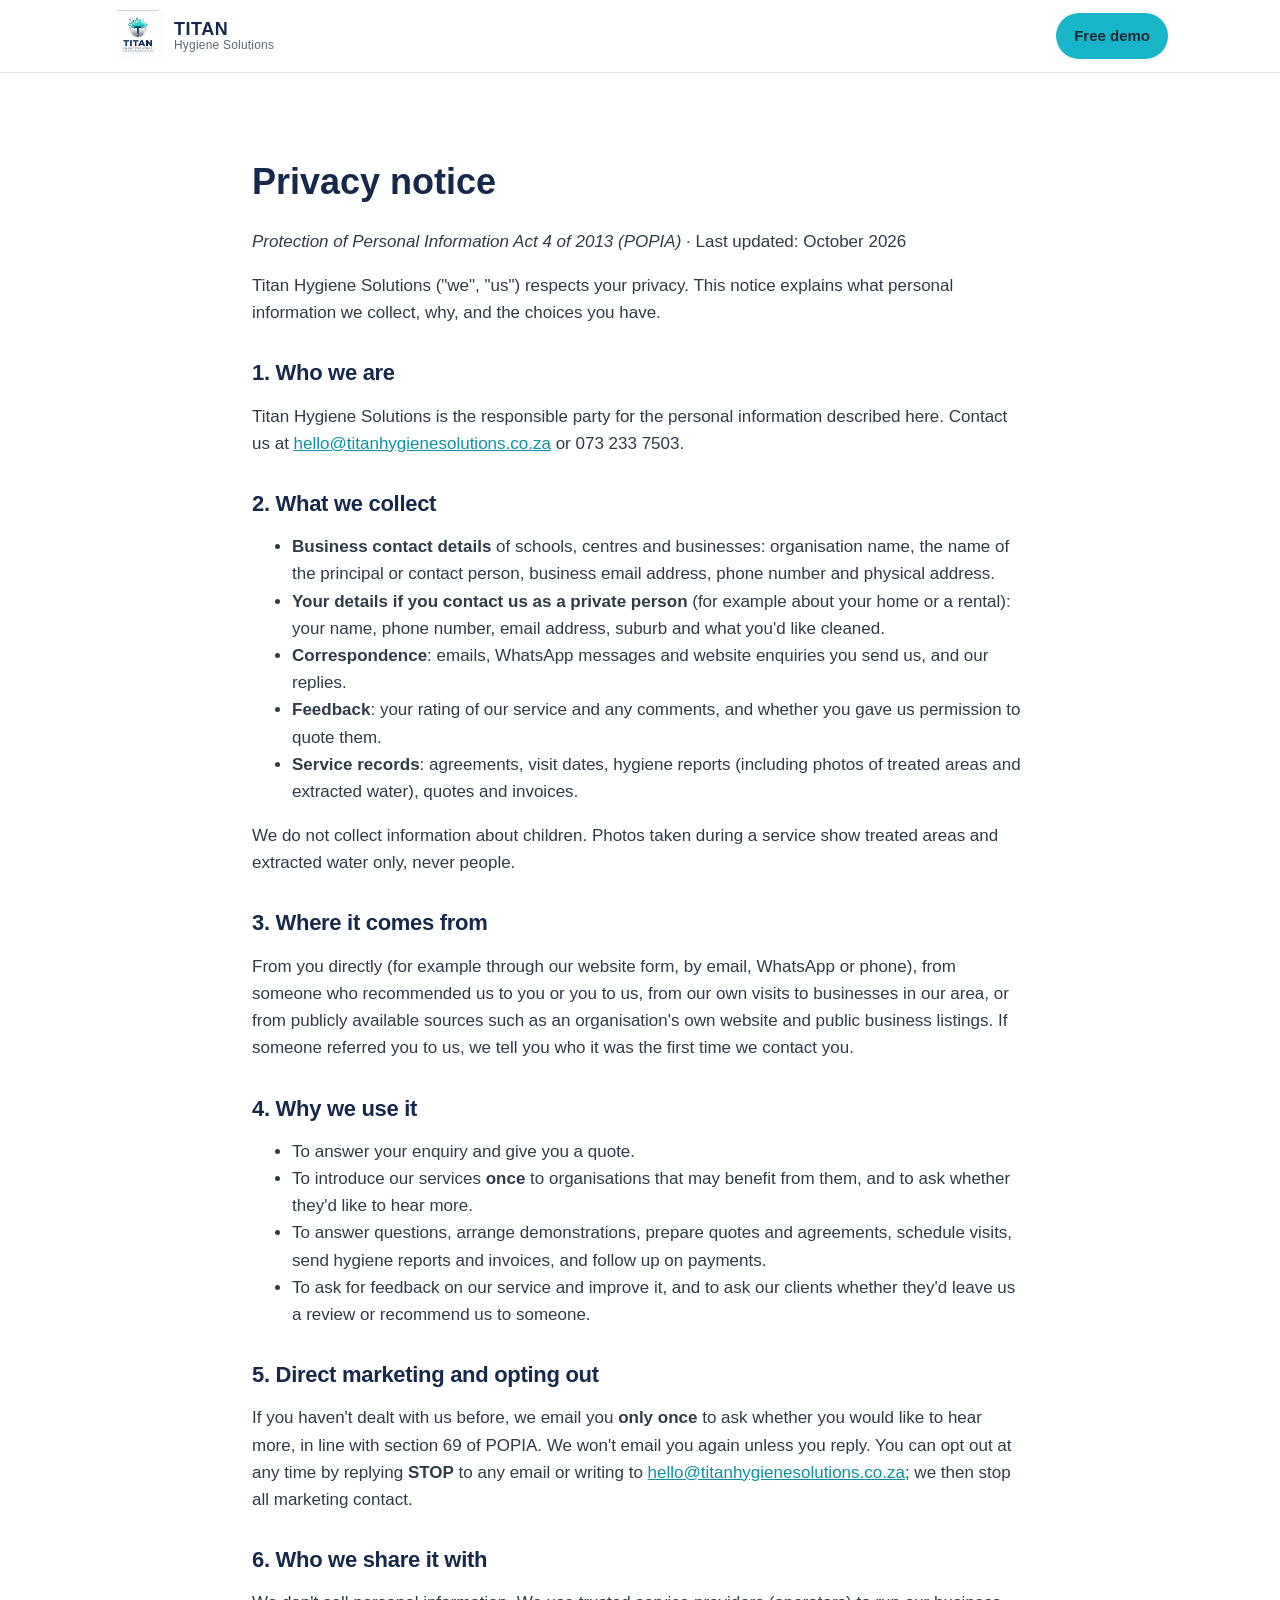
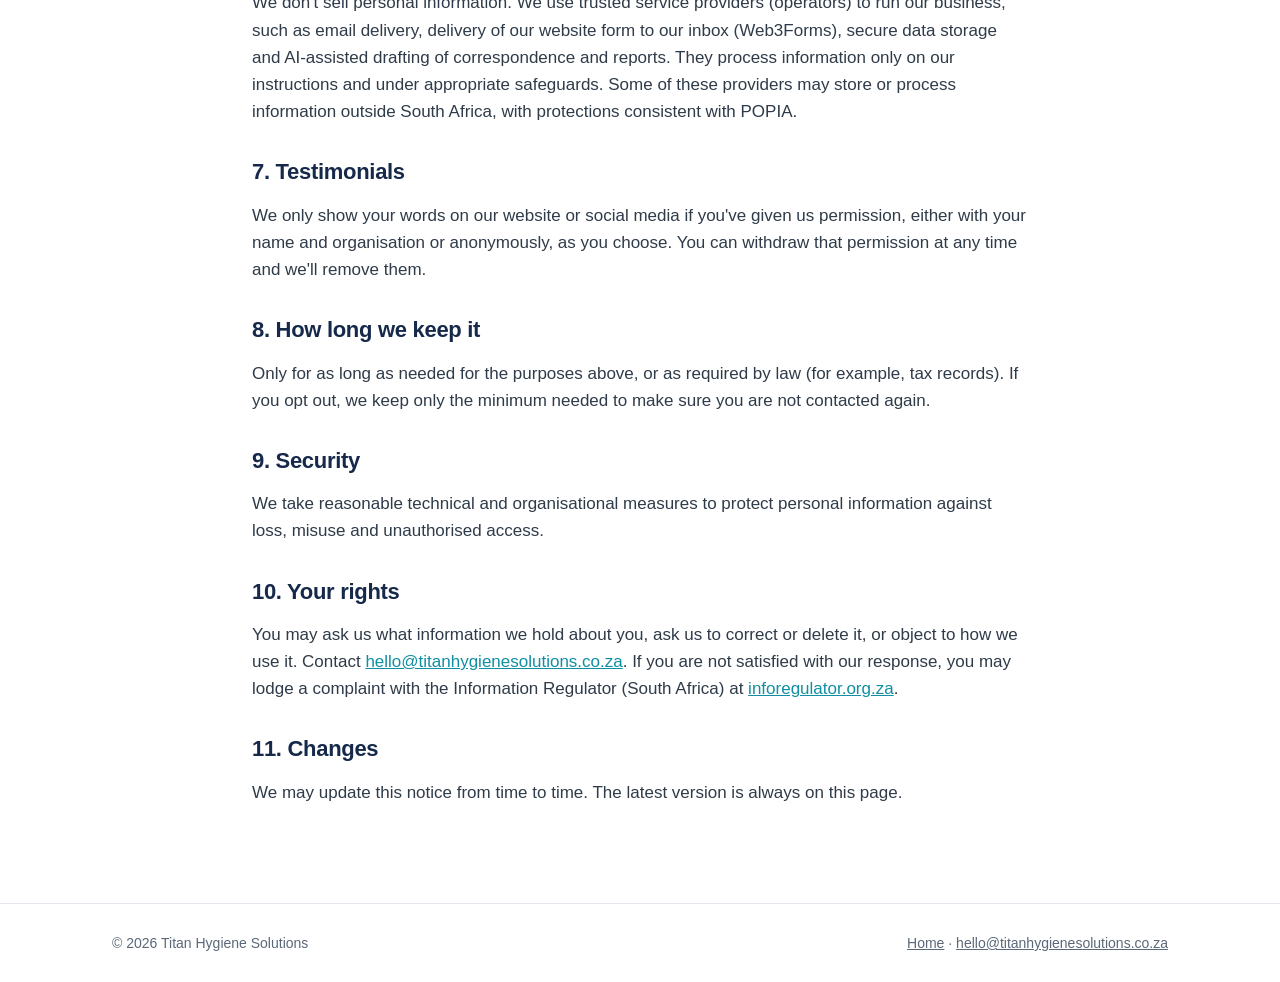
<file: privacy.html>
<!DOCTYPE html>
<html lang="en-ZA">
<head>
<meta charset="utf-8">
<meta name="viewport" content="width=device-width, initial-scale=1">
<title>Privacy notice (POPIA) | Titan Hygiene Solutions</title>
<meta name="description" content="How Titan Hygiene Solutions collects, uses and protects personal information under the Protection of Personal Information Act (POPIA).">
<link rel="canonical" href="https://titanhygienesolutions.co.za/privacy.html">
<link rel="icon" href="assets/logo.png">
<link rel="stylesheet" href="assets/style.css">
</head>
<body>
<header class="site-header">
  <div class="wrap">
    <a class="brand" href="index.html" aria-label="Titan Hygiene Solutions home">
      <img src="assets/logo.png" alt="Titan Hygiene Solutions logo" onerror="this.onerror=null;this.src='assets/logo-placeholder.svg'">
      <span>TITAN<small>Hygiene Solutions</small></span>
    </a>
    <nav class="nav"><a class="btn btn-primary btn-sm" href="index.html#contact">Free demo</a></nav>
  </div>
</header>

<main class="doc">
  <h1>Privacy notice</h1>
  <p><em>Protection of Personal Information Act 4 of 2013 (POPIA)</em> · Last updated: October 2026</p>

  <p>Titan Hygiene Solutions ("we", "us") respects your privacy. This notice explains what personal information we collect, why, and the choices you have.</p>

  <h2>1. Who we are</h2>
  <p>Titan Hygiene Solutions is the responsible party for the personal information described here. Contact us at <a href="mailto:hello@titanhygienesolutions.co.za">hello@titanhygienesolutions.co.za</a> or 073 233 7503.</p>

  <h2>2. What we collect</h2>
  <ul>
    <li><strong>Business contact details</strong> of schools, centres and businesses: organisation name, the name of the principal or contact person, business email address, phone number and physical address.</li>
    <li><strong>Your details if you contact us as a private person</strong> (for example about your home or a rental): your name, phone number, email address, suburb and what you'd like cleaned.</li>
    <li><strong>Correspondence</strong>: emails, WhatsApp messages and website enquiries you send us, and our replies.</li>
    <li><strong>Feedback</strong>: your rating of our service and any comments, and whether you gave us permission to quote them.</li>
    <li><strong>Service records</strong>: agreements, visit dates, hygiene reports (including photos of treated areas and extracted water), quotes and invoices.</li>
  </ul>
  <p>We do not collect information about children. Photos taken during a service show treated areas and extracted water only, never people.</p>

  <h2>3. Where it comes from</h2>
  <p>From you directly (for example through our website form, by email, WhatsApp or phone), from someone who recommended us to you or you to us, from our own visits to businesses in our area, or from publicly available sources such as an organisation's own website and public business listings. If someone referred you to us, we tell you who it was the first time we contact you.</p>

  <h2>4. Why we use it</h2>
  <ul>
    <li>To answer your enquiry and give you a quote.</li>
    <li>To introduce our services <strong>once</strong> to organisations that may benefit from them, and to ask whether they'd like to hear more.</li>
    <li>To answer questions, arrange demonstrations, prepare quotes and agreements, schedule visits, send hygiene reports and invoices, and follow up on payments.</li>
    <li>To ask for feedback on our service and improve it, and to ask our clients whether they'd leave us a review or recommend us to someone.</li>
  </ul>

  <h2>5. Direct marketing and opting out</h2>
  <p>If you haven't dealt with us before, we email you <strong>only once</strong> to ask whether you would like to hear more, in line with section 69 of POPIA. We won't email you again unless you reply. You can opt out at any time by replying <strong>STOP</strong> to any email or writing to <a href="mailto:hello@titanhygienesolutions.co.za">hello@titanhygienesolutions.co.za</a>; we then stop all marketing contact.</p>

  <h2>6. Who we share it with</h2>
  <p>We don't sell personal information. We use trusted service providers (operators) to run our business, such as email delivery, delivery of our website form to our inbox (Web3Forms), secure data storage and AI-assisted drafting of correspondence and reports. They process information only on our instructions and under appropriate safeguards. Some of these providers may store or process information outside South Africa, with protections consistent with POPIA.</p>

  <h2>7. Testimonials</h2>
  <p>We only show your words on our website or social media if you've given us permission, either with your name and organisation or anonymously, as you choose. You can withdraw that permission at any time and we'll remove them.</p>

  <h2>8. How long we keep it</h2>
  <p>Only for as long as needed for the purposes above, or as required by law (for example, tax records). If you opt out, we keep only the minimum needed to make sure you are not contacted again.</p>

  <h2>9. Security</h2>
  <p>We take reasonable technical and organisational measures to protect personal information against loss, misuse and unauthorised access.</p>

  <h2>10. Your rights</h2>
  <p>You may ask us what information we hold about you, ask us to correct or delete it, or object to how we use it. Contact <a href="mailto:hello@titanhygienesolutions.co.za">hello@titanhygienesolutions.co.za</a>. If you are not satisfied with our response, you may lodge a complaint with the Information Regulator (South Africa) at <a href="https://inforegulator.org.za" rel="noopener">inforegulator.org.za</a>.</p>

  <h2>11. Changes</h2>
  <p>We may update this notice from time to time. The latest version is always on this page.</p>
</main>

<footer>
  <div class="wrap">
    <span>© 2026 Titan Hygiene Solutions</span>
    <span><a href="index.html">Home</a> · <a href="mailto:hello@titanhygienesolutions.co.za">hello@titanhygienesolutions.co.za</a></span>
  </div>
</footer>
</body>
</html>
</file>
<file: assets/style.css>
/* Titan Hygiene Solutions: brand navy + aqua (from the logo). No frameworks, no tracking. */
:root {
  --navy: #16294b;
  --navy-2: #22396a;
  --aqua: #18b4c8;
  --aqua-dark: #0f8fa1;
  --ink: #1d2733;
  --muted: #5b6878;
  --line: #e3e8ef;
  --bg-soft: #f4f8fb;
  --radius: 14px;
  --max: 1100px;
}
* { box-sizing: border-box; }
html { scroll-behavior: smooth; }
body { margin: 0; font-family: -apple-system, BlinkMacSystemFont, "Segoe UI", Roboto, Helvetica, Arial, sans-serif; color: var(--ink); line-height: 1.6; font-size: 17px; background: #fff; }
img { max-width: 100%; display: block; }
a { color: var(--aqua-dark); }
.wrap { max-width: var(--max); margin: 0 auto; padding: 0 22px; }

/* header */
.site-header { position: sticky; top: 0; z-index: 10; background: rgba(255,255,255,.96); backdrop-filter: blur(6px); border-bottom: 1px solid var(--line); }
.site-header .wrap { display: flex; align-items: center; justify-content: space-between; gap: 16px; height: 72px; }
.brand { display: flex; align-items: center; gap: 10px; text-decoration: none; color: var(--navy); }
.brand img { height: 52px; width: auto; border-radius: 8px; }
.brand span { font-weight: 800; letter-spacing: .5px; line-height: 1.05; font-size: 18px; }
.brand small { display: block; font-weight: 500; letter-spacing: .2px; font-size: 12px; color: var(--muted); }
.nav { display: flex; gap: 22px; align-items: center; }
.nav a { color: var(--ink); text-decoration: none; font-size: 15px; }
.nav a:hover { color: var(--aqua-dark); }
@media (max-width: 860px) { .nav .hide-sm { display: none; } }

/* buttons */
.btn { display: inline-flex; align-items: center; gap: 8px; padding: 13px 22px; border-radius: 999px; font-weight: 700; text-decoration: none; font-size: 16px; border: 2px solid transparent; transition: transform .08s ease, background .2s ease; }
.btn:active { transform: translateY(1px); }
.btn-primary { background: var(--aqua); color: #fff; }
.btn-primary:hover { background: var(--aqua-dark); }
.btn-ghost { border-color: rgba(255,255,255,.7); color: #fff; }
.btn-ghost:hover { background: rgba(255,255,255,.1); }
.btn-wa { background: #25d366; color: #fff; }
.btn-wa:hover { background: #1ebe5b; }
.btn-sm { padding: 9px 16px; font-size: 14px; }

/* hero */
.hero { background: radial-gradient(1200px 500px at 85% -10%, rgba(24,180,200,.35), transparent 60%), linear-gradient(160deg, var(--navy) 0%, var(--navy-2) 100%); color: #fff; padding: 84px 0 76px; }
.hero-grid { display: grid; grid-template-columns: 1fr 300px; gap: 48px; align-items: center; }
.hero-logo { background: #fff; border-radius: 24px; padding: 18px; box-shadow: 0 24px 60px rgba(0,0,0,.35); }
.hero-logo img { width: 100%; height: auto; border-radius: 12px; }
@media (max-width: 900px) { .hero-grid { grid-template-columns: 1fr; } .hero-logo { display: none; } }
.hero .eyebrow { display: inline-block; font-size: 13px; letter-spacing: 1.5px; text-transform: uppercase; color: #bfeff5; margin-bottom: 14px; }
.hero h1 { font-size: clamp(34px, 5.2vw, 56px); line-height: 1.08; margin: 0 0 18px; letter-spacing: -.5px; }
.hero h1 em { font-style: normal; color: var(--aqua); }
.hero p.lead { font-size: clamp(17px, 2vw, 20px); max-width: 640px; color: #dbe6f3; margin: 0 0 30px; }
.hero .actions { display: flex; flex-wrap: wrap; gap: 12px; }
.trust { display: flex; flex-wrap: wrap; gap: 10px 26px; margin-top: 38px; padding: 0; list-style: none; color: #cfe0ef; font-size: 15px; }
.trust li::before { content: "✓"; color: var(--aqua); font-weight: 800; margin-right: 8px; }

/* sections */
section { padding: 76px 0; }
section.soft { background: var(--bg-soft); }
h2 { font-size: clamp(27px, 3.4vw, 38px); line-height: 1.15; margin: 0 0 14px; color: var(--navy); letter-spacing: -.3px; }
.section-lead { color: var(--muted); max-width: 720px; margin: 0 0 40px; font-size: 18px; }
.grid { display: grid; gap: 22px; }
.grid-2 { grid-template-columns: repeat(auto-fit, minmax(300px, 1fr)); }
.grid-4 { grid-template-columns: repeat(auto-fit, minmax(230px, 1fr)); }
.card { background: #fff; border: 1px solid var(--line); border-radius: var(--radius); padding: 26px; }
.card h3 { margin: 10px 0 8px; color: var(--navy); font-size: 19px; }
.card p { margin: 0; color: var(--muted); font-size: 16px; }
.icon { width: 46px; height: 46px; border-radius: 12px; display: grid; place-items: center; background: rgba(24,180,200,.12); color: var(--aqua-dark); font-size: 22px; }
.step-num { display: inline-grid; place-items: center; width: 34px; height: 34px; border-radius: 50%; background: var(--navy); color: #fff; font-weight: 800; font-size: 15px; }

.split { display: grid; grid-template-columns: 1.1fr .9fr; gap: 44px; align-items: center; }
@media (max-width: 860px) { .split { grid-template-columns: 1fr; } }
.checks { list-style: none; padding: 0; margin: 0; }
.checks li { padding: 10px 0 10px 34px; position: relative; border-bottom: 1px solid var(--line); }
.checks li::before { content: "✓"; position: absolute; left: 0; top: 9px; width: 22px; height: 22px; border-radius: 50%; background: var(--aqua); color: #fff; font-size: 13px; font-weight: 800; display: grid; place-items: center; }

/* report mock */
.report { background: #fff; border-radius: var(--radius); border: 1px solid var(--line); box-shadow: 0 18px 40px rgba(22,41,75,.12); overflow: hidden; }
.report-head { background: var(--navy); color: #fff; padding: 14px 18px; font-weight: 700; display: flex; justify-content: space-between; font-size: 15px; }
.report-head small { color: #bfeff5; font-weight: 500; }
.report-body { padding: 18px; }
.water { height: 150px; border-radius: 10px; background: linear-gradient(180deg, #cfd8e3 0 24%, #c9b9a1 24% 28%, #7a5a33 28%, #4a321b 100%); position: relative; margin-bottom: 14px; }
.water::after { content: "Extracted water, photographed on site"; position: absolute; left: 10px; bottom: 8px; color: #fff; font-size: 12px; opacity: .9; }
.pill-row { display: flex; gap: 8px; flex-wrap: wrap; margin-bottom: 10px; }
.pill { font-size: 12px; padding: 4px 10px; border-radius: 999px; background: var(--bg-soft); color: var(--navy); border: 1px solid var(--line); }
.pill.heavy { background: #fdecea; color: #b0352a; border-color: #f6cfca; }
.report-body ul { margin: 0; padding-left: 18px; color: var(--muted); font-size: 14px; }

/* titan */
.titan { background: linear-gradient(160deg, var(--navy) 0%, var(--navy-2) 100%); color: #fff; text-align: center; }
.titan h2 { color: #fff; }
.titan p { color: #dbe6f3; max-width: 760px; margin: 0 auto; font-size: 18px; }

/* areas + contact */
.areas { display: flex; flex-wrap: wrap; gap: 10px; margin-top: 18px; }
.areas span { background: #fff; border: 1px solid var(--line); border-radius: 999px; padding: 7px 14px; font-size: 15px; color: var(--navy); }
.contact-card { background: var(--navy); color: #fff; border-radius: var(--radius); padding: 34px; }
.contact-card h2 { color: #fff; }
.contact-card p { color: #dbe6f3; }
.contact-lines { list-style: none; padding: 0; margin: 22px 0 26px; }
.contact-lines li { margin: 8px 0; }
.contact-lines a { color: #fff; text-decoration: none; font-weight: 600; }
.contact-lines span { color: #9fb3cc; display: inline-block; width: 92px; }

/* enquiry form (inside the navy contact card) */
.enquiry { display: grid; gap: 12px; margin: 18px 0 22px; }
.enquiry[hidden] { display: none; }
.enquiry label { display: grid; gap: 5px; font-size: 14px; font-weight: 600; color: #dbe6f3; }
.enquiry small { font-weight: 400; color: #9fb3cc; }
.enquiry input, .enquiry select, .enquiry textarea { font: inherit; font-size: 15px; width: 100%; padding: 10px 12px; border-radius: 10px; border: 1px solid rgba(255,255,255,.25); background: #fff; color: var(--ink); }
.enquiry textarea { resize: vertical; }
.enquiry .field-row { display: grid; grid-template-columns: 1fr 1fr; gap: 12px; }
@media (max-width: 560px) { .enquiry .field-row { grid-template-columns: 1fr; } }
.enquiry .consent { display: flex; gap: 10px; align-items: flex-start; font-weight: 400; }
.enquiry .consent input { width: auto; margin-top: 4px; }
.enquiry .consent a { color: #bfeff5; }
.enquiry .hp { position: absolute; left: -9999px; }
.enquiry button[disabled] { opacity: .6; cursor: wait; }
.form-status { margin: 0; min-height: 1.4em; font-size: 15px; color: #bfeff5; }

/* segment cards that link to their own page */
a.card { display: block; text-decoration: none; color: inherit; transition: border-color .2s ease, transform .08s ease; }
a.card:hover { border-color: var(--aqua); }
a.card .more { display: inline-block; margin-top: 10px; color: var(--aqua-dark); font-weight: 700; font-size: 15px; }

/* testimonials (filled in when the site is published; hidden until there are some) */
.quotes { display: grid; gap: 22px; grid-template-columns: repeat(auto-fit, minmax(280px, 1fr)); }
.quote { margin: 0; background: #fff; border: 1px solid var(--line); border-radius: var(--radius); padding: 24px 26px; }
.quote blockquote { margin: 0 0 12px; font-size: 17px; color: var(--ink); }
.quote figcaption { color: var(--muted); font-size: 15px; font-weight: 600; }

/* footer */
footer { border-top: 1px solid var(--line); padding: 28px 0; color: var(--muted); font-size: 14px; }
footer .wrap { display: flex; flex-wrap: wrap; justify-content: space-between; gap: 10px; }
footer a { color: var(--muted); }

/* floating WhatsApp */
.wa-float { position: fixed; right: 18px; bottom: 18px; width: 58px; height: 58px; border-radius: 50%; background: #25d366; display: grid; place-items: center; box-shadow: 0 8px 20px rgba(0,0,0,.2); z-index: 20; }
.wa-float svg { width: 30px; height: 30px; fill: #fff; }

/* privacy page */
.doc { max-width: 820px; margin: 0 auto; padding: 56px 22px 80px; }
.doc h1 { color: var(--navy); font-size: 36px; margin-bottom: 6px; }
.doc h2 { font-size: 22px; margin-top: 34px; }
.doc p, .doc li { color: #2f3b49; }
</file>
